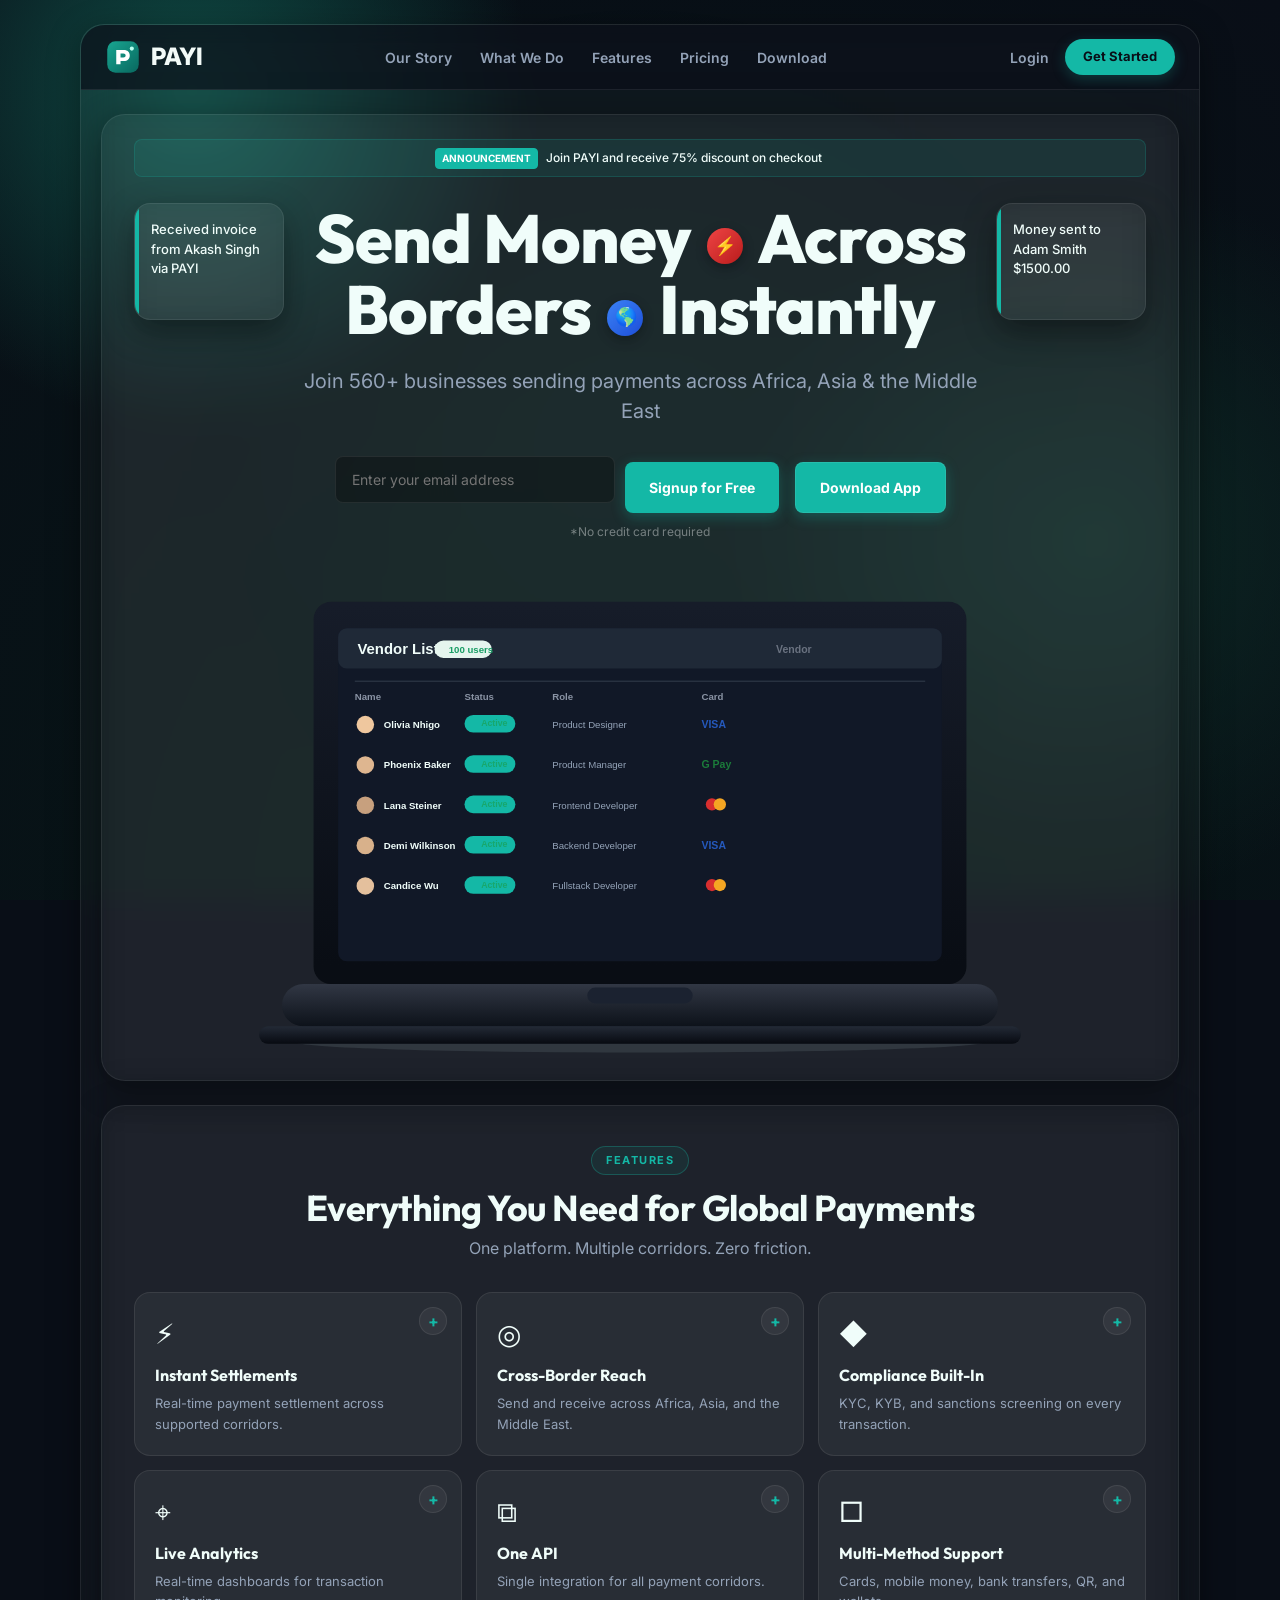
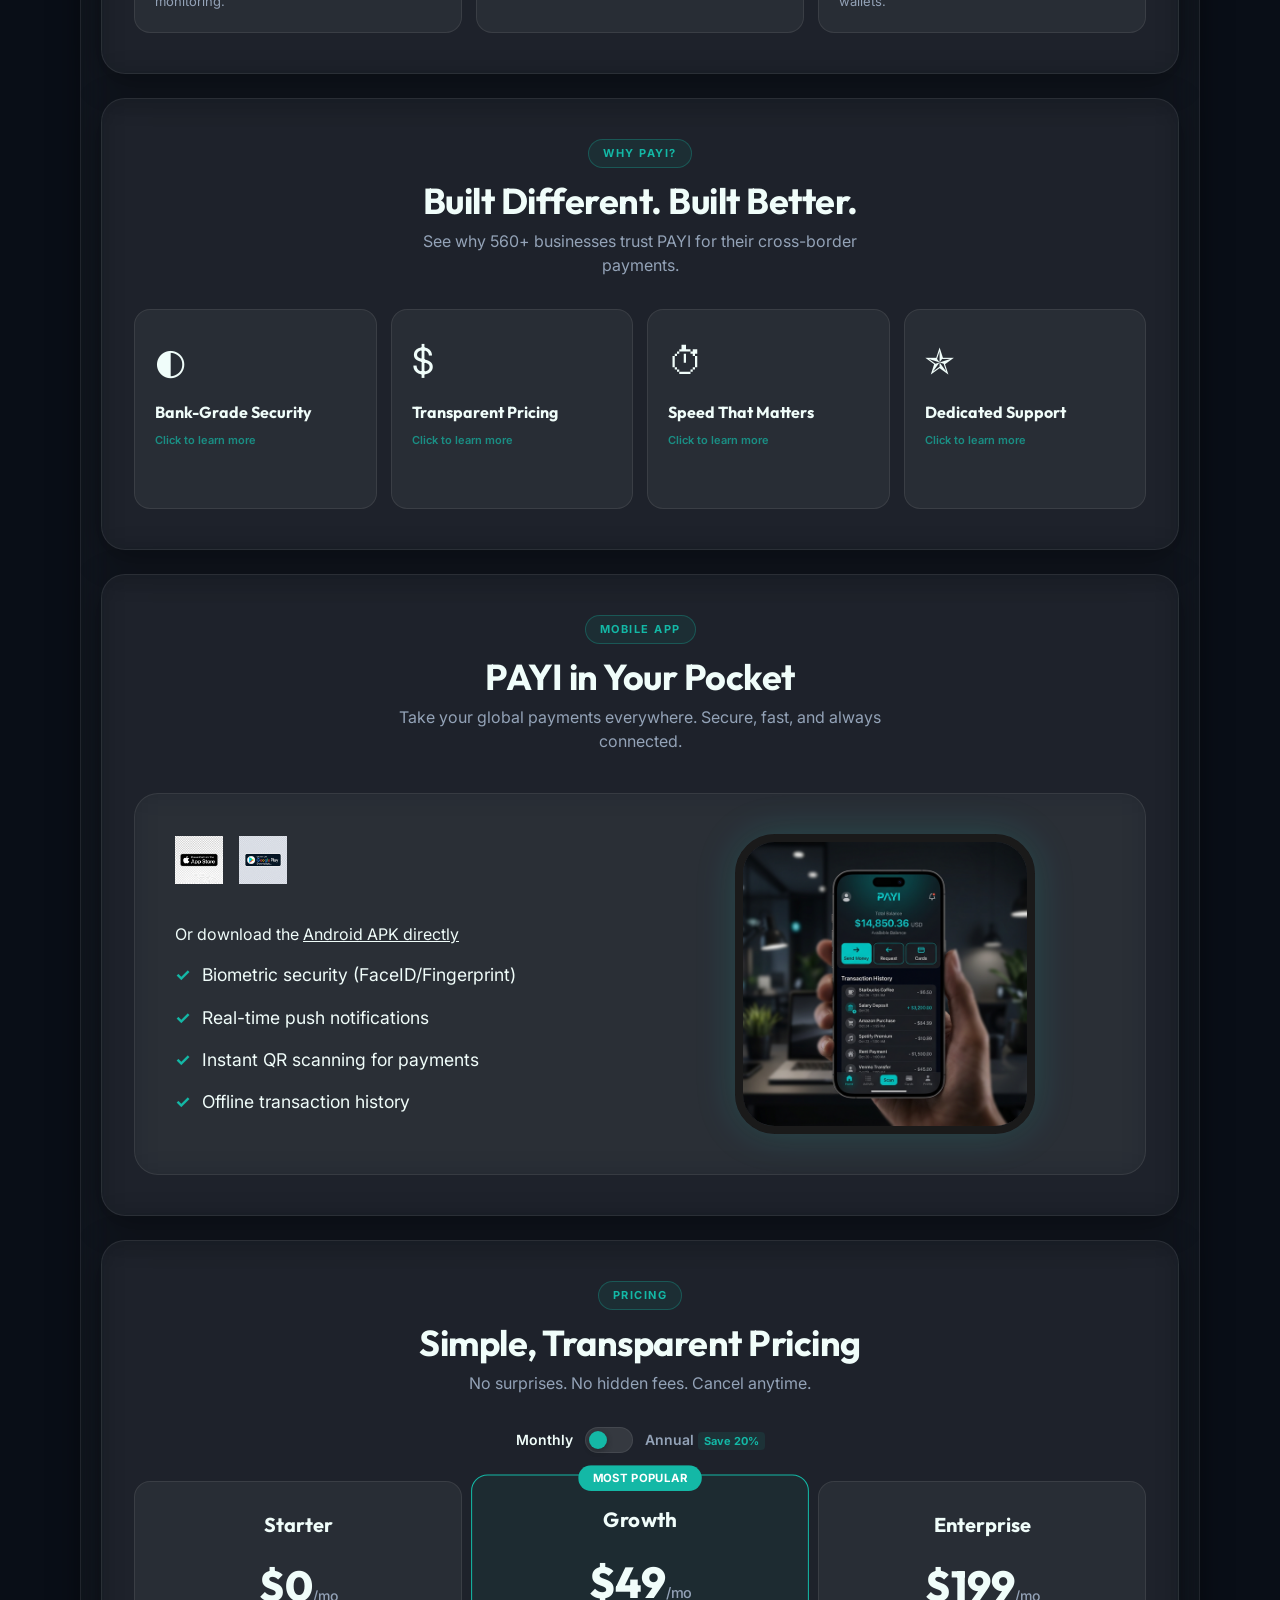
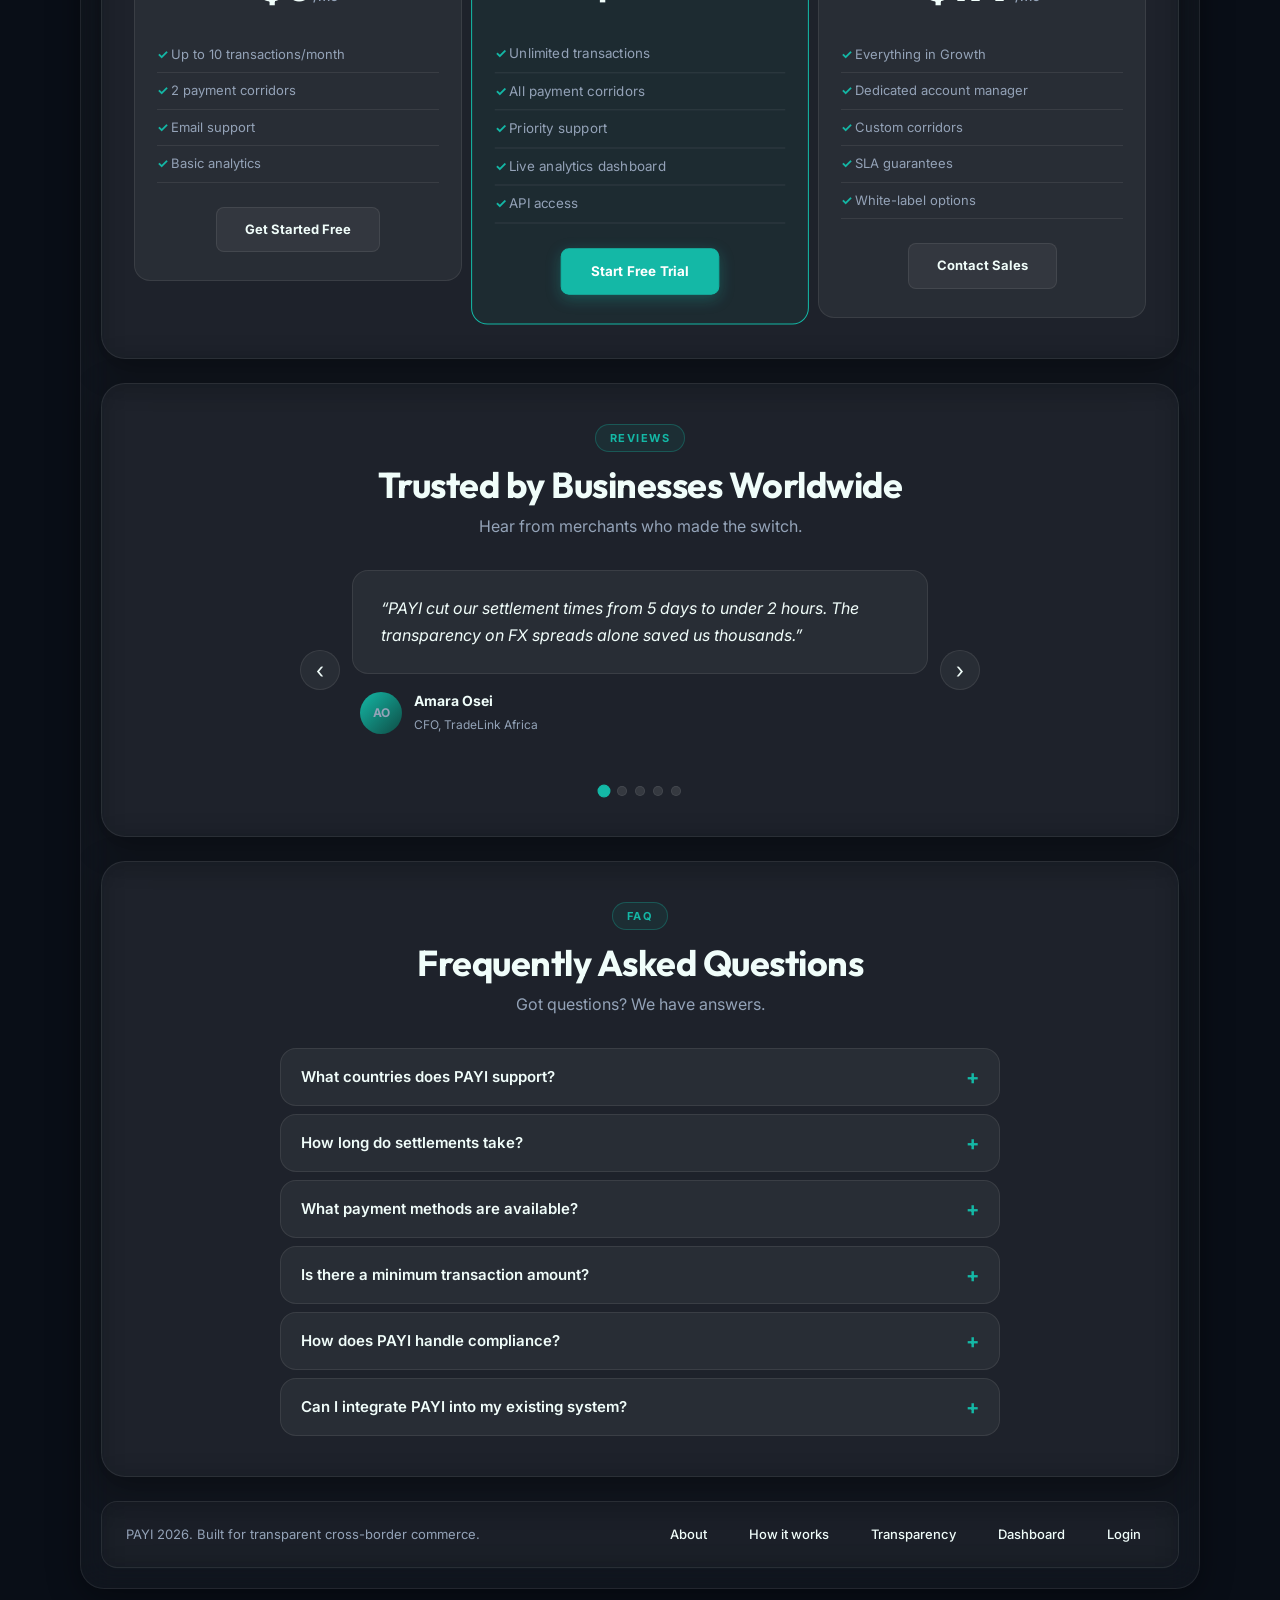
<file: index.html>
<!doctype html>
<html lang="en">

<head>
  <meta charset="UTF-8" />
  <meta name="viewport" content="width=device-width, initial-scale=1.0" />
  <title>PAYI | Home</title>
  <link rel="stylesheet" href="/src/app/styles/app.css?v=20260309e" />
  <link rel="stylesheet" href="/src/features/platform/styles/platform-page.css?v=20260309e" />
  <link rel="stylesheet" href="/src/features/auth/styles/auth-panel.css?v=20260309e" />
</head>

<body data-page="home">
  <div id="app"></div>
  <script>
    const publishableKey = "pk_test_cHJpbWUtcHVtYS0xOS5jbGVyay5hY2NvdW50cy5kZXYk";

    let _resolveClerk;
    window.__clerkReady = new Promise(resolve => { _resolveClerk = resolve; });

    const startClerk = async () => {
      const Clerk = window.Clerk;
      try {
        await Clerk.load();
        _resolveClerk(Clerk);
      } catch (err) {
        console.error("Error starting Clerk: ", err);
        _resolveClerk(null);
      }
    };

    const script = document.createElement("script");
    script.setAttribute("data-clerk-publishable-key", publishableKey);
    script.async = true;
    script.src = "https://prime-puma-19.clerk.accounts.dev/npm/@clerk/clerk-js@5/dist/clerk.browser.js";
    script.crossOrigin = "anonymous";
    script.addEventListener("load", startClerk);
    script.addEventListener("error", () => {
      _resolveClerk(null);
    });
    document.body.appendChild(script);
  </script>
  <script type="module" src="/src/app/main.js?v=20260309e"></script>
</body>

</html>
</file>
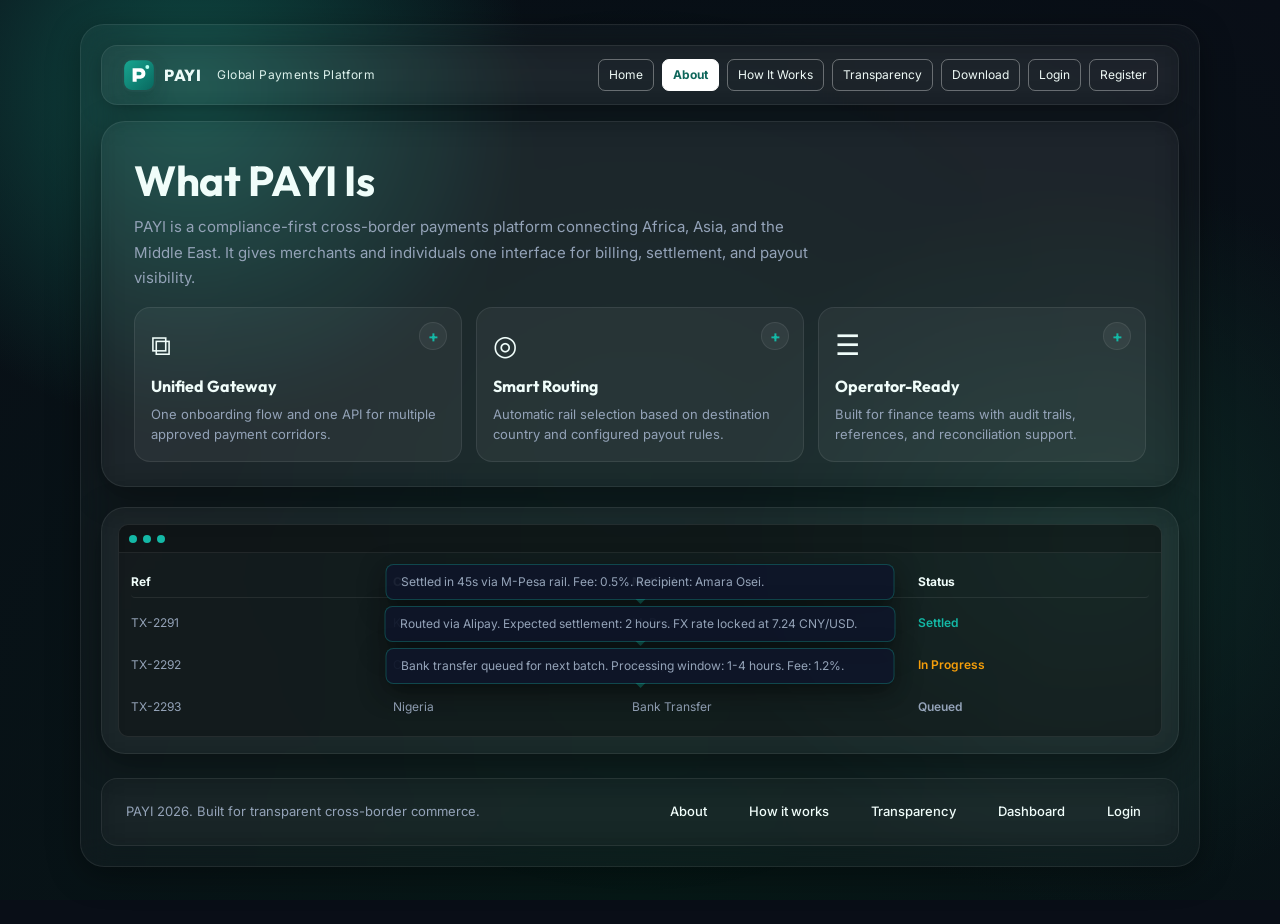
<file: about.html>
<!doctype html>
<html lang="en">
  <head>
    <meta charset="UTF-8" />
    <meta name="viewport" content="width=device-width, initial-scale=1.0" />
    <title>PAYI | About</title>
    <link rel="stylesheet" href="/src/app/styles/app.css?v=20260309e" />
    <link rel="stylesheet" href="/src/features/platform/styles/platform-page.css?v=20260309e" />
    <link rel="stylesheet" href="/src/features/auth/styles/auth-panel.css?v=20260309e" />
  </head>
  <body data-page="about">
    <div id="app"></div>
    <script type="module" src="/src/app/main.js?v=20260309e"></script>
  </body>
</html>
</file>
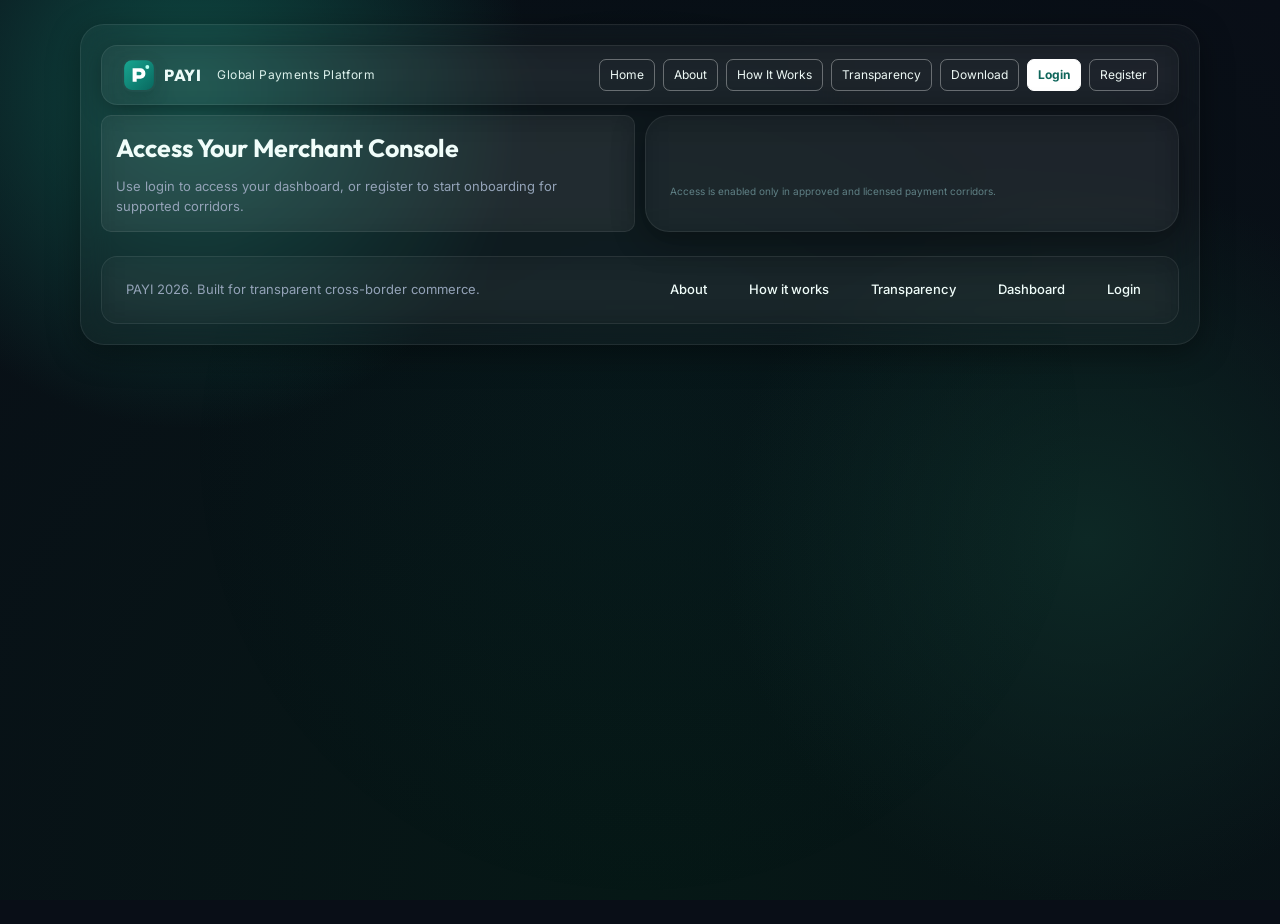
<file: auth.html>
<!doctype html>
<html lang="en">

<head>
  <meta charset="UTF-8" />
  <meta name="viewport" content="width=device-width, initial-scale=1.0" />
  <title>PAYI | Login and Register</title>
  <link rel="stylesheet" href="/src/app/styles/app.css?v=20260309e" />
  <link rel="stylesheet" href="/src/features/platform/styles/platform-page.css?v=20260309e" />
  <link rel="stylesheet" href="/src/features/auth/styles/auth-panel.css?v=20260309e" />
</head>

<body data-page="auth">
  <div id="app"></div>

  <!-- Render layout first via main.js -->
  <script type="module" src="/src/app/main.js?v=20260310a"></script>

  <!-- Then load and mount Clerk after the layout is in the DOM -->
  <script>
    const publishableKey = "pk_test_cHJpbWUtcHVtYS0xOS5jbGVyay5hY2NvdW50cy5kZXYk";

    let _resolveClerk;
    window.__clerkReady = new Promise(resolve => { _resolveClerk = resolve; });

    const startClerk = async () => {
      const clerkInstance = window.Clerk;
      try {
        await clerkInstance.load();
        console.log("[PAYI-INLINE] Clerk loaded, user:", clerkInstance.user);
        _resolveClerk(clerkInstance);

        // If already logged in, redirect to dashboard
        if (clerkInstance.user) {
          window.location.href = "/dashboard.html";
          return;
        }

        // Wait a tick for main.js to render the layout and create #sign-in
        const waitForElement = async (selector, maxWait = 5000) => {
          const start = Date.now();
          while (!document.querySelector(selector) && Date.now() - start < maxWait) {
            await new Promise(r => setTimeout(r, 50));
          }
          return document.querySelector(selector);
        };

        const mountTarget = await waitForElement("#sign-in");
        if (mountTarget) {
          console.log("[PAYI-INLINE] Mounting SignIn to:", mountTarget);
          clerkInstance.mountSignIn(mountTarget, {
            afterSignInUrl: "/dashboard.html",
            afterSignUpUrl: "/dashboard.html"
          });
        } else {
          console.error("[PAYI-INLINE] #sign-in element not found!");
        }
      } catch (err) {
        console.error("Error starting Clerk:", err);
        _resolveClerk(null);
      }
    };

    const clerkScript = document.createElement("script");
    clerkScript.setAttribute("data-clerk-publishable-key", publishableKey);
    clerkScript.async = true;
    clerkScript.src = "https://prime-puma-19.clerk.accounts.dev/npm/@clerk/clerk-js@5/dist/clerk.browser.js";
    clerkScript.crossOrigin = "anonymous";
    clerkScript.addEventListener("load", startClerk);
    clerkScript.addEventListener("error", () => { _resolveClerk(null); });
    document.body.appendChild(clerkScript);
  </script>
</body>

</html>
</file>
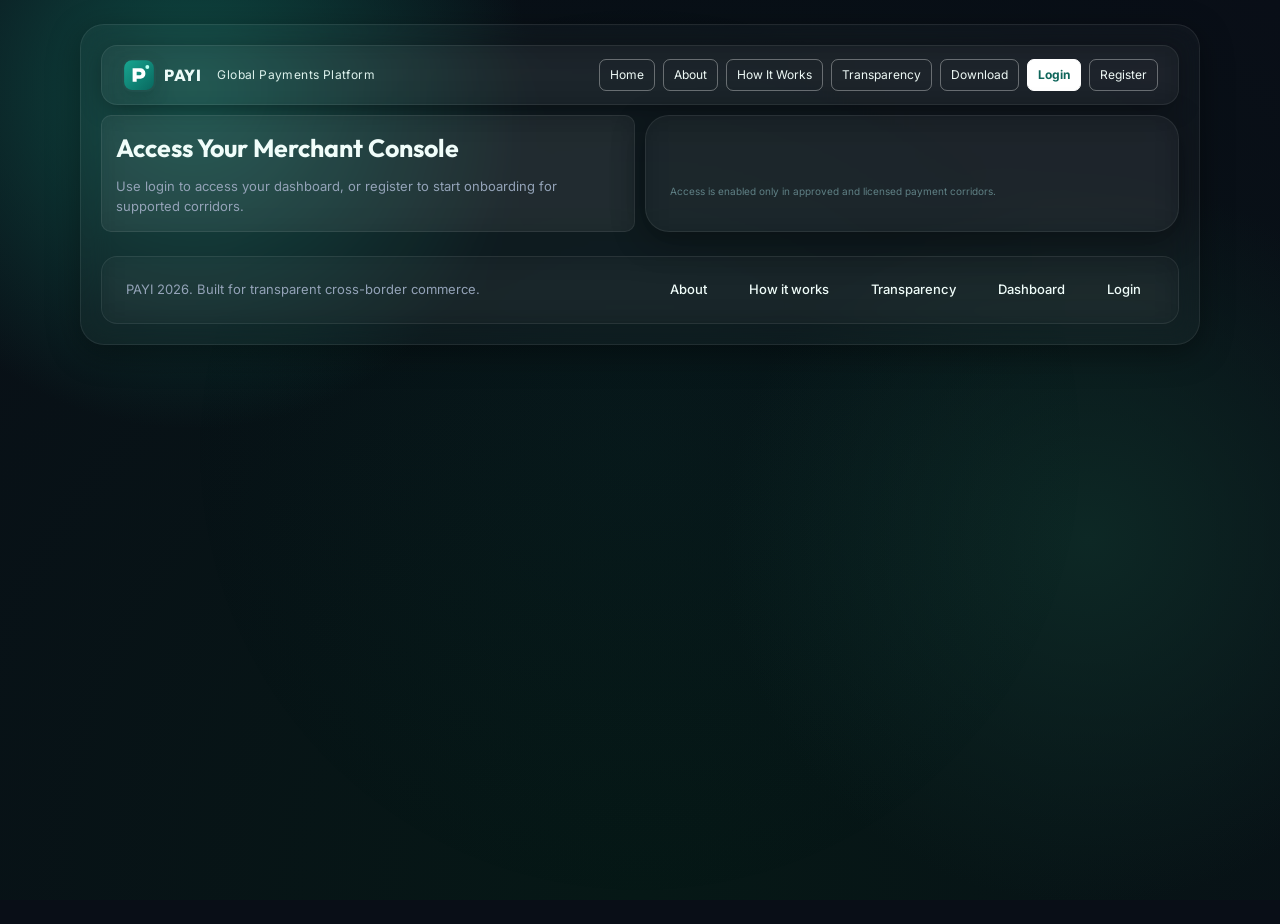
<file: dashboard.html>
<!doctype html>
<html lang="en">

<head>
  <meta charset="UTF-8" />
  <meta name="viewport" content="width=device-width, initial-scale=1.0" />
  <title>PAYI | Dashboard</title>
  <link rel="stylesheet" href="/src/app/styles/app.css?v=20260309e" />
  <link rel="stylesheet" href="/src/features/platform/styles/platform-page.css?v=20260309e" />
  <link rel="stylesheet" href="/src/features/auth/styles/auth-panel.css?v=20260309e" />
</head>

<body data-page="dashboard">
  <div id="app"></div>
  <script>
    const publishableKey = "pk_test_cHJpbWUtcHVtYS0xOS5jbGVyay5hY2NvdW50cy5kZXYk";

    let _resolveClerk;
    window.__clerkReady = new Promise(resolve => { _resolveClerk = resolve; });

    const startClerk = async () => {
      const Clerk = window.Clerk;
      try {
        await Clerk.load();
        _resolveClerk(Clerk);
      } catch (err) {
        console.error("Error starting Clerk: ", err);
        _resolveClerk(null);
      }
    };

    const script = document.createElement("script");
    script.setAttribute("data-clerk-publishable-key", publishableKey);
    script.async = true;
    script.src = "https://prime-puma-19.clerk.accounts.dev/npm/@clerk/clerk-js@5/dist/clerk.browser.js";
    script.crossOrigin = "anonymous";
    script.addEventListener("load", startClerk);
    script.addEventListener("error", () => {
      _resolveClerk(null);
    });
    document.body.appendChild(script);
  </script>
  <script type="module" src="/src/app/main.js?v=20260309e"></script>
</body>

</html>
</file>
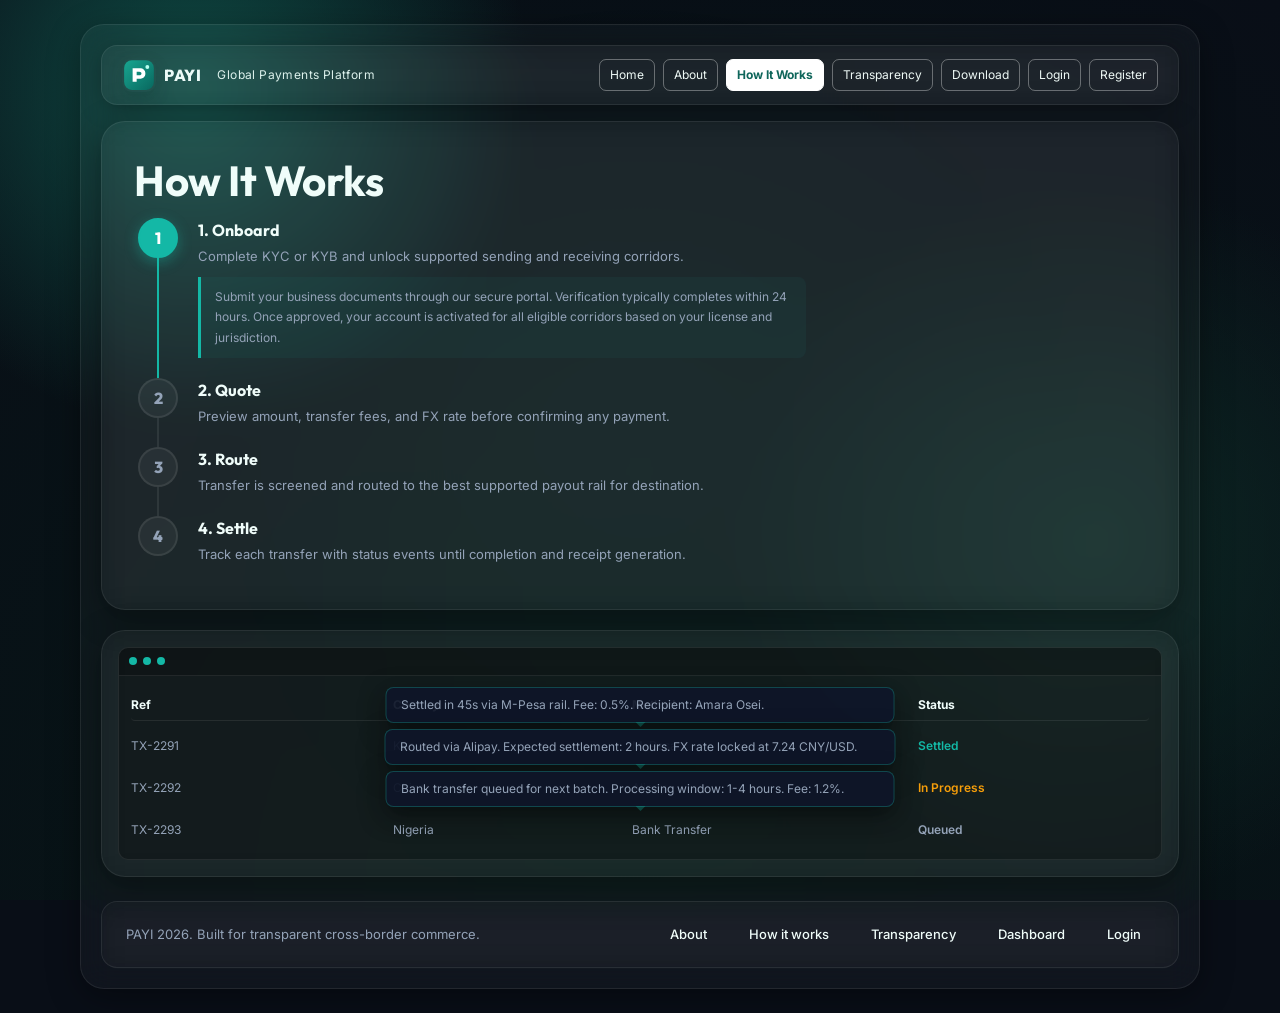
<file: how-it-works.html>
<!doctype html>
<html lang="en">
  <head>
    <meta charset="UTF-8" />
    <meta name="viewport" content="width=device-width, initial-scale=1.0" />
    <title>PAYI | How It Works</title>
    <link rel="stylesheet" href="/src/app/styles/app.css?v=20260309e" />
    <link rel="stylesheet" href="/src/features/platform/styles/platform-page.css?v=20260309e" />
    <link rel="stylesheet" href="/src/features/auth/styles/auth-panel.css?v=20260309e" />
  </head>
  <body data-page="how-it-works">
    <div id="app"></div>
    <script type="module" src="/src/app/main.js?v=20260309e"></script>
  </body>
</html>
</file>
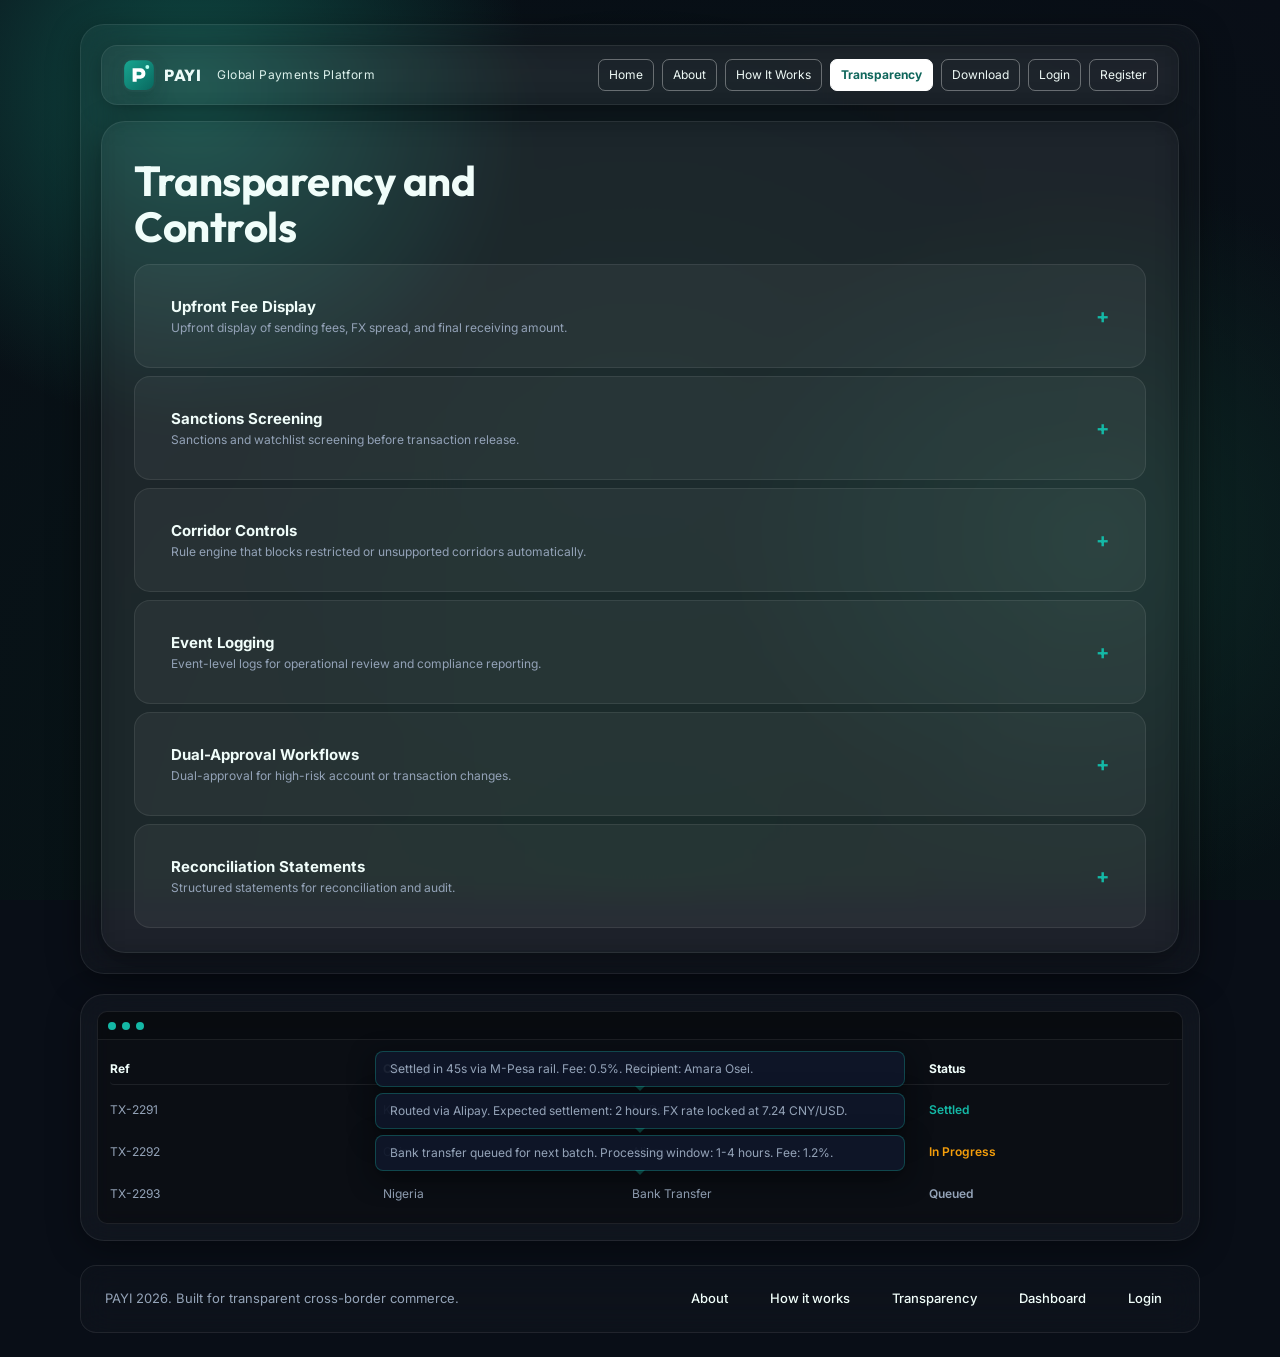
<file: transparency.html>
<!doctype html>
<html lang="en">
  <head>
    <meta charset="UTF-8" />
    <meta name="viewport" content="width=device-width, initial-scale=1.0" />
    <title>PAYI | Transparency</title>
    <link rel="stylesheet" href="/src/app/styles/app.css?v=20260309e" />
    <link rel="stylesheet" href="/src/features/platform/styles/platform-page.css?v=20260309e" />
    <link rel="stylesheet" href="/src/features/auth/styles/auth-panel.css?v=20260309e" />
  </head>
  <body data-page="transparency">
    <div id="app"></div>
    <script type="module" src="/src/app/main.js?v=20260309e"></script>
  </body>
</html>
</file>
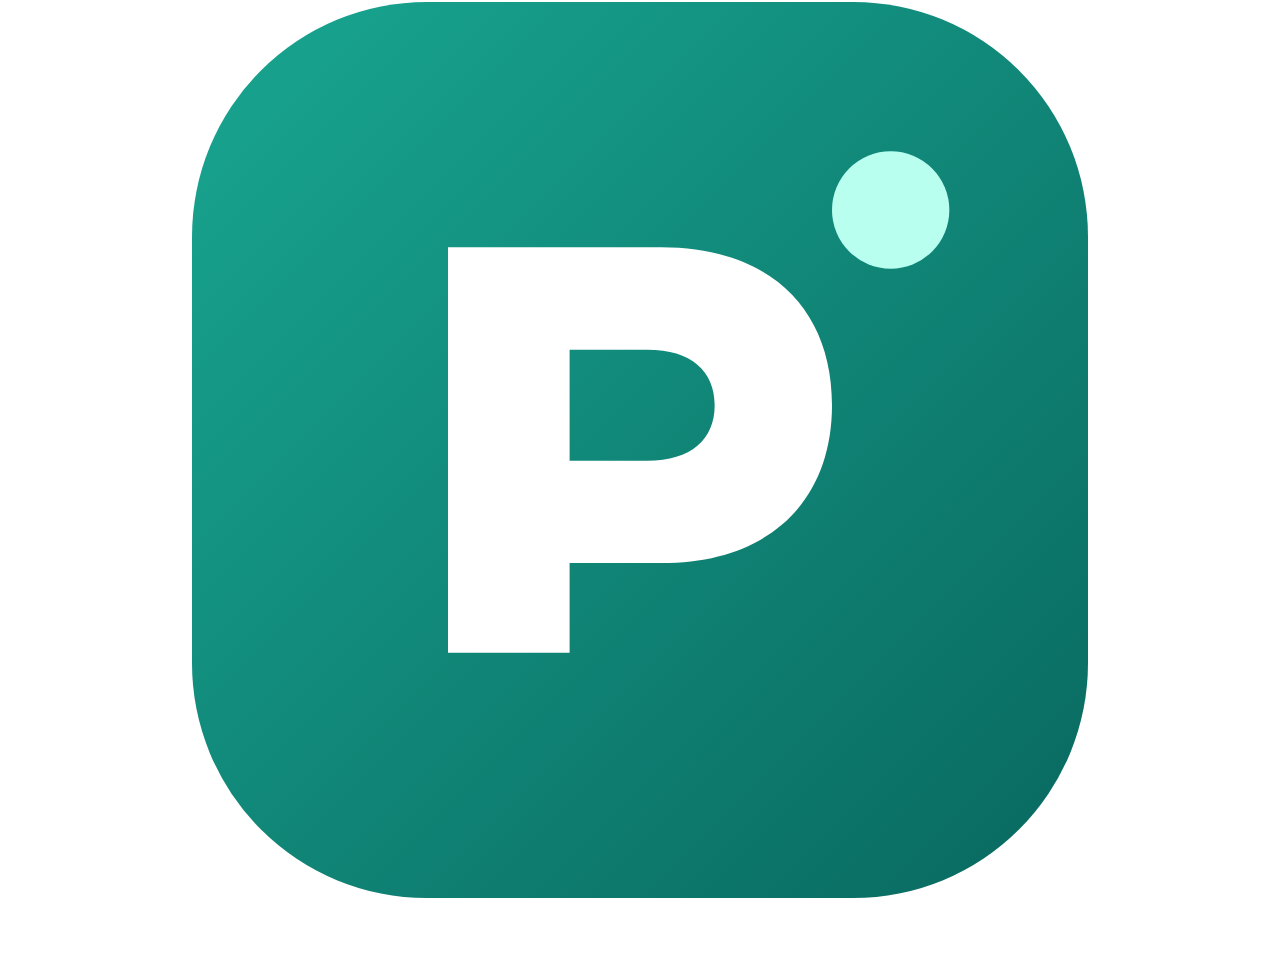
<file: payi_mobile/convert_logo.html>
<!DOCTYPE html>
<html>

<body
    style="background-color: transparent; margin: 0; display: flex; justify-content: center; align-items: center; height: 100vh;">
    <div style="width: 1024px; height: 1024px;">
        <svg width="1024" height="1024" viewBox="0 0 96 96" fill="none" xmlns="http://www.w3.org/2000/svg">
            <defs>
                <linearGradient id="payi-grad" x1="13" y1="13" x2="83" y2="83" gradientUnits="userSpaceOnUse">
                    <stop offset="0" stop-color="#17A18D" />
                    <stop offset="1" stop-color="#0A6D63" />
                </linearGradient>
            </defs>
            <rect x="6" y="6" width="84" height="84" rx="22" fill="url(#payi-grad)" />
            <path
                d="M30 67V29H50C60.2 29 66 34.8 66 43.8C66 52.7 60.2 58.6 50 58.6H41.4V67H30ZM41.4 49H48.7C52.8 49 55 47 55 43.8C55 40.6 52.8 38.6 48.7 38.6H41.4V49Z"
                fill="white" />
            <circle cx="71.5" cy="25.5" r="5.5" fill="#B8FFF0" />
        </svg>
    </div>
</body>

</html>
</file>
<file: src/app/styles/app.css>
@import url('https://fonts.googleapis.com/css2?family=Inter:wght@400;500;600;700&family=Outfit:wght@500;700;800&display=swap');

:root {
  /* Color Palette */
  --bg-deep: #090e17;
  --bg-glow: #0d2825;
  --bg-accent: #0f4c45;
  
  --text-main: #f0fdfa;
  --text-muted: #94a3b8;
  
  --brand-primary: #14b8a6;
  --brand-hover: #0d9488;
  --brand-destructive: #ef4444;

  /* Glassmorphism Variables */
  --glass-bg: rgba(255, 255, 255, 0.03);
  --glass-bg-hover: rgba(255, 255, 255, 0.05);
  --glass-border: rgba(255, 255, 255, 0.08);
  --glass-border-highlight: rgba(20, 184, 166, 0.3);
  --glass-blur: blur(16px);
  --glass-shadow: 0 8px 32px 0 rgba(0, 0, 0, 0.37);
  
  /* Layout & Animations */
  --radius-sm: 8px;
  --radius-md: 16px;
  --radius-lg: 24px;
  --transition-fast: 0.2s cubic-bezier(0.4, 0, 0.2, 1);
  --transition-smooth: 0.3s cubic-bezier(0.4, 0, 0.2, 1);
}

* {
  box-sizing: border-box;
}

html, body {
  margin: 0;
  min-height: 100vh;
}

body {
  font-family: 'Inter', system-ui, -apple-system, sans-serif;
  color: var(--text-main);
  background-color: var(--bg-deep);
  /* Energetic ambient dark gradient */
  background-image: 
    radial-gradient(circle at 15% 10%, var(--bg-accent) 0%, transparent 25%),
    radial-gradient(circle at 85% 60%, var(--bg-glow) 0%, transparent 30%),
    radial-gradient(circle at 50% 100%, #061816 0%, var(--bg-deep) 100%);
  background-attachment: fixed;
  overflow-x: hidden;
  position: relative;
  line-height: 1.5;
}

/* Subtle animated background breathing effect */
body::before {
  content: '';
  position: fixed;
  top: 0;
  left: 0;
  width: 100vw;
  height: 100vh;
  background: radial-gradient(circle at 50% 50%, rgba(20, 184, 166, 0.03) 0%, transparent 60%);
  z-index: 0;
  animation: pulse-ambient 8s infinite alternate ease-in-out;
  pointer-events: none;
}

@keyframes pulse-ambient {
  0% { transform: scale(1); opacity: 0.5; }
  100% { transform: scale(1.1); opacity: 1; }
}

#app {
  position: relative;
  z-index: 1;
}

h1, h2, h3, h4, h5, h6, .logo-text, .showcase-logo span {
  font-family: 'Outfit', sans-serif;
}

a {
  color: inherit;
  transition: all var(--transition-fast);
}

/* Base button reset for custom styling */
button {
  font-family: 'Inter', sans-serif;
  border: none;
  background: none;
  cursor: pointer;
  transition: all var(--transition-fast);
}

/* ──── Button Variants ──── */
.btn-primary, .btn-secondary {
  display: inline-flex;
  align-items: center;
  justify-content: center;
  padding: 12px 24px;
  border-radius: var(--radius-sm);
  font-weight: 600;
  text-decoration: none;
  gap: 8px;
}

.btn-primary {
  background-color: var(--brand-primary);
  color: #000;
}

.btn-primary:hover {
  background-color: var(--brand-hover);
  transform: translateY(-2px);
}

.btn-secondary {
  background: var(--glass-bg);
  border: 1px solid var(--glass-border);
  color: var(--text-main);
  backdrop-filter: var(--glass-blur);
}

.btn-secondary:hover {
  background: var(--glass-bg-hover);
  border-color: var(--brand-primary);
  transform: translateY(-2px);
}

.hero-cta-group {
  display: flex;
  gap: 16px;
  margin-top: 16px;
}

/* ──── Download Section ──── */
.download-container {
  display: grid;
  grid-template-columns: 1fr 1fr;
  gap: 48px;
  align-items: center;
  padding: 40px;
  background: var(--glass-bg);
  border: 1px solid var(--glass-border);
  border-radius: var(--radius-lg);
  backdrop-filter: var(--glass-blur);
  margin-top: 40px;
}

.download-badges {
  display: flex;
  gap: 16px;
  margin-bottom: 32px;
}

.download-badge img {
  height: 48px;
  width: auto;
  transition: transform var(--transition-fast);
}

.download-badge:hover img {
  transform: scale(1.05);
}

.download-features {
  list-style: none;
  padding: 0;
  margin: 0;
}

.download-features li {
  display: flex;
  align-items: center;
  gap: 12px;
  margin-bottom: 16px;
  font-size: 1.1rem;
}

.download-features li span {
  color: var(--brand-primary);
  font-weight: bold;
}

.download-preview {
  display: flex;
  justify-content: center;
}

.phone-mockup {
  position: relative;
  width: 100%;
  max-width: 300px;
  border: 8px solid #1a1a1a;
  border-radius: 40px;
  overflow: hidden;
  box-shadow: 0 0 40px rgba(20, 184, 166, 0.2);
}

.phone-mockup img {
  width: 100%;
  display: block;
}

@media (max-width: 768px) {
  .download-container {
    grid-template-columns: 1fr;
    text-align: center;
  }
  
  .download-badges {
    justify-content: center;
  }
  
  .download-features li {
    justify-content: center;
  }
}
</file>
<file: src/features/platform/styles/platform-page.css>
.landing-shell {
  width: min(1120px, 95vw);
  margin: 24px auto;
}

.site-frame {
  margin: 0;
  border: 1px solid var(--glass-border);
  border-radius: var(--radius-lg);
  padding: 20px;
  background: var(--glass-bg);
  backdrop-filter: var(--glass-blur);
  -webkit-backdrop-filter: var(--glass-blur);
  box-shadow: var(--glass-shadow);
  transition: all var(--transition-smooth);
}

.showcase-header {
  background: var(--glass-bg);
  border: 1px solid var(--glass-border);
  backdrop-filter: var(--glass-blur);
  -webkit-backdrop-filter: var(--glass-blur);
  border-radius: var(--radius-md);
  padding: 16px 24px;
  display: flex;
  justify-content: space-between;
  align-items: center;
  gap: 12px;
  box-shadow: 0 4px 24px -6px rgba(0, 0, 0, 0.4);
}

.showcase-logo {
  display: inline-flex;
  align-items: center;
  gap: 10px;
  text-decoration: none;
}

.showcase-logo img {
  width: 44px;
  height: 44px;
}

.showcase-logo span {
  color: #f2fbf8;
  font-size: 42px;
  font-weight: 800;
  line-height: 1;
}

.showcase-title {
  margin: 0;
  color: #f2fbf8;
  font-size: 58px;
  font-weight: 700;
  line-height: 1;
}

.site-header {
  background: var(--glass-bg);
  border: 1px solid var(--glass-border);
  backdrop-filter: var(--glass-blur);
  -webkit-backdrop-filter: var(--glass-blur);
  border-radius: var(--radius-md);
  padding: 12px 20px;
  display: grid;
  grid-template-columns: auto auto 1fr;
  gap: 16px;
  align-items: center;
  box-shadow: 0 4px 24px -6px rgba(0, 0, 0, 0.5);
}

.logo-wrap {
  display: inline-flex;
  align-items: center;
  gap: 8px;
  text-decoration: none;
}

.logo-wrap img {
  width: 34px;
  height: 34px;
  border-radius: 10px;
  box-shadow: 0 6px 14px rgba(7, 57, 51, 0.26);
}

.logo-text {
  color: #ecfbf8;
  font-size: 16px;
  font-weight: 800;
  letter-spacing: 0.6px;
}

.layout-label {
  margin: 0;
  font-size: 12px;
  letter-spacing: 0.4px;
  color: #ddf2ed;
}

.user-chip {
  margin: 0;
  font-size: 11px;
  color: #ddf6ef;
  border: 1px solid rgba(255, 255, 255, 0.32);
  border-radius: 999px;
  padding: 5px 10px;
  justify-self: start;
}

.header-nav {
  margin-left: auto;
  display: inline-flex;
  gap: 8px;
  flex-wrap: wrap;
  justify-content: flex-end;
}

.header-nav a,
.header-nav button {
  text-decoration: none;
  font-size: 12px;
  color: #effaf7;
  padding: 6px 10px;
  border: 1px solid rgba(255, 255, 255, 0.34);
  border-radius: 7px;
  transition: all 0.18s ease;
  background: transparent;
  font-family: inherit;
  cursor: pointer;
}

.header-nav a:hover,
.header-nav button:hover {
  background: rgba(255, 255, 255, 0.13);
}

.header-nav a.is-active,
.header-nav button.is-active {
  background: #ffffff;
  color: #0f665b;
  border-color: #ffffff;
  font-weight: 700;
}

.hero-board,
.page-card {
  margin-top: 16px;
  border-radius: var(--radius-lg);
  border: 1px solid var(--glass-border);
  background: var(--glass-bg);
  backdrop-filter: var(--glass-blur);
  -webkit-backdrop-filter: var(--glass-blur);
  padding: 24px 32px;
  box-shadow: var(--glass-shadow);
}

.hero-stage {
  margin-top: 10px;
}

.hero-canvas {
  border-radius: var(--radius-lg);
  border: 1px solid var(--glass-border);
  background: var(--glass-bg);
  backdrop-filter: var(--glass-blur);
  -webkit-backdrop-filter: var(--glass-blur);
  padding: 24px 32px;
  box-shadow: var(--glass-shadow);
  position: relative;
  overflow: hidden;
}

.announce-strip {
  background: rgba(20, 184, 166, 0.1);
  border: 1px solid rgba(20, 184, 166, 0.2);
  border-radius: var(--radius-sm);
  display: flex;
  justify-content: center;
  align-items: center;
  gap: 8px;
  padding: 6px 12px;
}

.announce-tag {
  font-size: 10px;
  font-weight: 700;
  color: #ffffff;
  border: 1px solid var(--brand-primary);
  border-radius: 4px;
  padding: 2px 6px;
  background: var(--brand-primary);
  text-transform: uppercase;
}

.announce-strip p {
  margin: 0;
  font-size: 12px;
  color: var(--text-main);
  font-weight: 500;
}

.hero-nav-row {
  margin-top: 12px;
  display: flex;
  justify-content: space-between;
  align-items: center;
  gap: 10px;
}

.hero-mini-brand {
  display: inline-flex;
  align-items: center;
  gap: 7px;
}

.hero-mini-brand img {
  width: 22px;
  height: 22px;
}

.hero-mini-brand span {
  font-size: 20px;
  font-weight: 800;
  color: var(--text-main);
  letter-spacing: 0.5px;
}

.hero-mini-nav {
  display: inline-flex;
  align-items: center;
  gap: 24px;
}

.hero-mini-nav a {
  text-decoration: none;
  color: var(--text-muted);
  font-size: 13px;
  font-weight: 600;
  transition: color var(--transition-fast);
}

.hero-mini-nav a:hover {
  color: var(--text-main);
}

.hero-mini-auth {
  display: inline-flex;
  align-items: center;
  gap: 16px;
}

.hero-mini-auth a {
  text-decoration: none;
  color: var(--text-main);
  font-size: 13px;
  font-weight: 700;
  transition: all var(--transition-fast);
}

.hero-mini-auth a:hover {
  color: var(--brand-primary);
}

.hero-mini-auth .hero-signup {
  border: 1px solid var(--glass-border);
  border-radius: var(--radius-sm);
  padding: 8px 16px;
  background: rgba(255, 255, 255, 0.05);
}

.hero-mini-auth .hero-signup:hover {
  background: rgba(20, 184, 166, 0.15);
  border-color: var(--brand-primary);
  color: var(--brand-primary);
}

.hero-copy-grid {
  margin-top: 26px;
  display: grid;
  grid-template-columns: 150px 1fr 150px;
  gap: 10px;
  align-items: start;
}

.floating-note {
  border: 1px solid var(--glass-border);
  border-radius: var(--radius-md);
  background: var(--glass-bg-hover);
  backdrop-filter: var(--glass-blur);
  min-height: 90px;
  padding: 16px;
  box-shadow: 0 12px 32px rgba(0, 0, 0, 0.4);
  position: relative;
  overflow: hidden;
}

.floating-note::before {
  content: '';
  position: absolute;
  top: 0;
  left: 0;
  width: 4px;
  height: 100%;
  background: var(--brand-primary);
}

.floating-note p {
  margin: 0;
  font-size: 13px;
  line-height: 1.5;
  color: var(--text-main);
  font-weight: 500;
}

.hero-main-copy {
  text-align: center;
}

.hero-main-copy h1 {
  margin: 0;
  color: var(--text-main);
  font-size: 68px;
  line-height: 1.05;
  letter-spacing: -1px;
  font-weight: 800;
}

.inline-badge {
  display: inline-flex;
  width: 36px;
  height: 36px;
  border-radius: 50%;
  align-items: center;
  justify-content: center;
  font-size: 18px;
  font-weight: 900;
  color: #ffffff;
  vertical-align: middle;
  margin: 0 4px;
  box-shadow: 0 4px 12px rgba(0, 0, 0, 0.3);
}

.inline-badge-red {
  background: linear-gradient(135deg, #ef4444, #b91c1c);
}

.inline-badge-blue {
  background: linear-gradient(135deg, #3b82f6, #1d4ed8);
}

.hero-main-copy p {
  margin: 20px 0 0;
  font-size: 20px;
  color: var(--text-muted);
}

.hero-email-cta {
  margin-top: 20px;
  display: inline-flex;
  align-items: center;
  gap: 10px;
}

.hero-email-cta input {
  width: 280px;
  max-width: 46vw;
  border: 1px solid var(--glass-border);
  border-radius: var(--radius-sm);
  padding: 14px 16px;
  background: rgba(0, 0, 0, 0.3);
  color: var(--text-main);
  font-size: 14px;
  font-family: inherit;
  transition: all var(--transition-fast);
}

.hero-email-cta input:focus {
  outline: none;
  border-color: var(--brand-primary);
  background: rgba(0, 0, 0, 0.5);
  box-shadow: 0 0 0 2px rgba(20, 184, 166, 0.25);
}

.hero-email-cta a {
  text-decoration: none;
  background: var(--brand-primary);
  color: #ffffff;
  border-radius: var(--radius-sm);
  padding: 14px 24px;
  font-size: 14px;
  font-weight: 700;
  transition: all var(--transition-fast);
  box-shadow: 0 4px 14px rgba(20, 184, 166, 0.3);
}

.hero-email-cta a:hover {
  background: var(--brand-hover);
  transform: translateY(-2px);
  box-shadow: 0 6px 20px rgba(20, 184, 166, 0.4);
}

.hero-main-copy small {
  display: block;
  margin-top: 10px;
  color: rgba(255, 255, 255, 0.4);
  font-size: 12px;
}

.hero-laptop-wrap {
  margin-top: 24px;
  display: flex;
  justify-content: center;
}

.hero-laptop-wrap img {
  width: min(860px, 95%);
  height: auto;
  display: block;
}

.ticker-bar {
  border: 1px solid var(--glass-border);
  border-radius: 999px;
  background: var(--glass-bg);
  padding: 6px 14px;
  display: inline-flex;
  gap: 12px;
  flex-wrap: wrap;
  font-size: 11px;
  color: var(--text-muted);
}

.hero-copy {
  margin-top: 12px;
}

.status-pill {
  margin: 0;
  display: inline-block;
  padding: 6px 12px;
  border-radius: 999px;
  background: rgba(20, 184, 166, 0.15);
  color: var(--brand-primary);
  border: 1px solid rgba(20, 184, 166, 0.3);
  font-size: 12px;
  font-weight: 700;
  text-transform: uppercase;
  letter-spacing: 0.5px;
}

.hero-copy h1,
.page-card h1 {
  margin: 12px 0 10px;
  font-size: 42px;
  line-height: 1.1;
  letter-spacing: -0.5px;
  max-width: 18ch;
  color: var(--text-main);
}

.hero-copy p,
.page-card p {
  margin: 0;
  font-size: 15px;
  line-height: 1.7;
  color: var(--text-muted);
  max-width: 76ch;
}

.hero-cta {
  margin-top: 16px;
  display: flex;
  gap: 12px;
  flex-wrap: wrap;
}

.hero-cta a {
  text-decoration: none;
  font-size: 13px;
  font-weight: 700;
  border-radius: var(--radius-sm);
  padding: 12px 20px;
  color: #ffffff;
  background: var(--brand-primary);
  transition: all var(--transition-fast);
  box-shadow: 0 4px 14px rgba(20, 184, 166, 0.3);
}

.hero-cta a:hover {
  background: var(--brand-hover);
  transform: translateY(-2px);
  box-shadow: 0 6px 20px rgba(20, 184, 166, 0.4);
}

.hero-cta a.ghost {
  background: rgba(255, 255, 255, 0.05);
  color: var(--brand-primary);
  border: 1px solid var(--glass-border);
  box-shadow: none;
}

.hero-cta a.ghost:hover {
  background: rgba(20, 184, 166, 0.15);
  border-color: var(--brand-primary);
  transform: translateY(-2px);
}

.rail-checker {
  margin-top: 20px;
  border-radius: var(--radius-md);
  border: 1px solid var(--glass-border);
  background: var(--glass-bg-hover);
  backdrop-filter: var(--glass-blur);
  padding: 16px;
  box-shadow: var(--glass-shadow);
}

.rail-checker h2 {
  margin: 0;
  font-size: 18px;
  color: var(--text-main);
}

.rail-checker p {
  margin: 8px 0 0;
  font-size: 13px;
  color: var(--text-muted);
}

.rail-controls {
  margin-top: 14px;
  display: flex;
  gap: 12px;
  flex-wrap: wrap;
}

.rail-controls select,
.rail-controls button {
  border-radius: var(--radius-sm);
  border: 1px solid var(--glass-border);
  font-size: 13px;
  padding: 10px 14px;
  transition: all var(--transition-fast);
}

.rail-controls select {
  min-width: 220px;
  background: rgba(0, 0, 0, 0.3);
  color: var(--text-main);
}

.rail-controls select option {
  background: var(--bg-deep);
  color: var(--text-main);
}

.rail-controls button {
  background: var(--brand-primary);
  color: #ffffff;
  border-color: var(--brand-primary);
  font-weight: 700;
  cursor: pointer;
  box-shadow: 0 4px 14px rgba(20, 184, 166, 0.3);
}

.rail-controls button:hover {
  background: var(--brand-hover);
  transform: translateY(-2px);
  box-shadow: 0 6px 20px rgba(20, 184, 166, 0.4);
}

.rail-result {
  margin-top: 10px;
  font-size: 12px;
  color: var(--brand-primary);
}

.rail-result.is-error {
  color: var(--brand-destructive);
}

.mockup-panel {
  margin-top: 20px;
  border: 1px solid var(--glass-border);
  border-radius: var(--radius-lg);
  background: var(--glass-bg);
  backdrop-filter: var(--glass-blur);
  -webkit-backdrop-filter: var(--glass-blur);
  padding: 16px;
  box-shadow: var(--glass-shadow);
}

.mockup-screen {
  background: rgba(0, 0, 0, 0.3);
  border: 1px solid var(--glass-border);
  border-radius: 10px;
  overflow: hidden;
}

.mockup-toolbar {
  height: 28px;
  border-bottom: 1px solid var(--glass-border);
  display: flex;
  align-items: center;
  padding: 0 10px;
  gap: 6px;
  background: rgba(0, 0, 0, 0.2);
}

.mockup-toolbar span {
  width: 8px;
  height: 8px;
  border-radius: 50%;
  background: var(--brand-primary);
}

.mockup-table {
  padding: 12px;
  display: grid;
  gap: 8px;
}

.mockup-table div {
  display: grid;
  grid-template-columns: 1.1fr 1fr 1.2fr 1fr;
  gap: 8px;
  font-size: 12px;
  color: var(--text-muted);
}

.mockup-table div:first-child {
  color: var(--text-main);
  border-bottom: 1px solid var(--glass-border);
  padding-bottom: 6px;
}

.content-grid {
  margin-top: 16px;
  display: grid;
  grid-template-columns: repeat(3, minmax(0, 1fr));
  gap: 10px;
}

.content-grid article,
.steps-list li,
.measures-list li {
  border: 1px solid var(--glass-border);
  border-radius: var(--radius-md);
  background: var(--glass-bg-hover);
  padding: 16px;
  transition: transform var(--transition-smooth), border-color var(--transition-fast), box-shadow var(--transition-smooth);
}

.content-grid article:hover,
.steps-list li:hover,
.measures-list li:hover {
  transform: translateY(-4px);
  border-color: var(--glass-border-highlight);
  box-shadow: 0 8px 30px rgba(0, 0, 0, 0.5);
  background: rgba(255, 255, 255, 0.08);
}

.content-grid h3,
.steps-list h3 {
  margin: 0 0 7px;
  font-size: 15px;
  color: var(--text-main);
}

.content-grid p,
.steps-list p,
.measures-list li {
  margin: 0;
  font-size: 12px;
  line-height: 1.6;
  color: var(--text-muted);
}

.steps-list {
  margin: 14px 0 0;
  padding: 0;
  list-style: none;
  display: grid;
  grid-template-columns: 1fr 1fr;
  gap: 10px;
}

.measures-list {
  margin: 14px 0 0;
  padding: 0;
  list-style: none;
  display: grid;
  gap: 10px;
}

.dashboard-card h1 {
  max-width: 100%;
}

.dashboard-grid {
  margin-top: 14px;
  display: grid;
  grid-template-columns: repeat(3, minmax(0, 1fr));
  gap: 10px;
}

.dashboard-top-actions {
  margin-top: 10px;
}

.dashboard-top-actions button {
  border: 1px solid var(--brand-primary);
  border-radius: var(--radius-sm);
  background: transparent;
  color: var(--brand-primary);
  padding: 8px 12px;
  font-size: 13px;
  font-weight: 700;
  cursor: pointer;
  transition: all var(--transition-fast);
}

.dashboard-top-actions button:hover {
  background: rgba(20, 184, 166, 0.1);
  box-shadow: 0 0 12px rgba(20, 184, 166, 0.2);
}

.quick-actions-bar {
  margin-top: 20px;
  display: flex;
  gap: 16px;
  justify-content: center;
}

.quick-btn {
  display: flex;
  flex-direction: column;
  align-items: center;
  gap: 8px;
  background: var(--glass-bg);
  border: 1px solid var(--glass-border);
  border-radius: var(--radius-md);
  padding: 16px 24px;
  min-width: 120px;
  cursor: pointer;
  transition: all var(--transition-smooth);
}

.quick-btn:hover {
  background: var(--glass-bg-hover);
  border-color: var(--brand-primary);
  transform: translateY(-4px);
  box-shadow: 0 10px 25px rgba(20, 184, 166, 0.2);
}

.quick-btn__icon {
  font-size: 28px;
}

.quick-btn__label {
  font-size: 14px;
  font-weight: 700;
  color: var(--text-main);
}

.personal-qr-widget {
  margin-top: 24px;
  display: flex;
  justify-content: center;
}

.qr-card {
  background: #ffffff;
  border-radius: var(--radius-lg);
  padding: 32px;
  text-align: center;
  max-width: 400px;
  box-shadow: 0 20px 50px rgba(0, 0, 0, 0.3);
  animation: slideDown 0.4s cubic-bezier(0.18, 0.89, 0.32, 1.28);
}

@keyframes slideDown {
  from { transform: translateY(-20px); opacity: 0; }
  to { transform: translateY(0); opacity: 1; }
}

.qr-card h4 {
  margin: 0 0 8px;
  color: #111827;
  font-size: 20px;
}

.qr-card p {
  margin: 0 0 24px;
  color: #6b7280;
  font-size: 14px;
}

.qr-frame {
  background: #f3f4f6;
  padding: 24px;
  border-radius: var(--radius-md);
  margin-bottom: 24px;
}

.qr-frame img {
  width: 180px;
  height: 180px;
  display: block;
  margin: 0 auto;
}

.qr-payload {
  display: block;
  font-family: monospace;
  font-size: 11px;
  background: #f9fafb;
  padding: 12px;
  border-radius: 8px;
  margin-bottom: 24px;
  word-break: break-all;
  color: #374151;
}

.qr-card button {
  background: var(--brand-primary);
  color: #ffffff;
  border: none;
  padding: 12px 24px;
  border-radius: var(--radius-sm);
  font-weight: 700;
  cursor: pointer;
}

.amount-presets--simple {
  justify-content: center;
  gap: 8px;
}

.amount-presets--simple button {
  background: rgba(255, 255, 255, 0.05);
  border-color: rgba(255, 255, 255, 0.1);
  font-weight: 600;
}

.amount-presets--simple button:hover {
  background: var(--brand-primary);
  color: #ffffff;
  border-color: var(--brand-primary);
}

.dashboard-grid article {
  border: 1px solid var(--glass-border);
  border-radius: var(--radius-md);
  background: var(--glass-bg-hover);
  padding: 16px;
  overflow: hidden;
  min-width: 0;
  transition: transform var(--transition-smooth), border-color var(--transition-smooth), box-shadow var(--transition-smooth);
}

.dashboard-grid article:hover {
  transform: translateY(-2px);
  border-color: var(--glass-border-highlight);
  box-shadow: 0 8px 30px rgba(0, 0, 0, 0.4);
}

.dashboard-grid h3 {
  margin: 0 0 6px;
  font-size: 15px;
  color: var(--text-main);
}

.dashboard-grid p {
  margin: 0;
  font-size: 12px;
  line-height: 1.6;
  color: var(--text-muted);
}

.dashboard-form {
  margin-top: 4px;
  display: grid;
  gap: 8px;
}

.dashboard-form label {
  display: grid;
  gap: 6px;
  font-size: 12px;
  color: var(--text-muted);
  font-weight: 500;
}

.dashboard-form input,
.dashboard-form select,
.dashboard-form textarea,
.dashboard-form button {
  border: 1px solid var(--glass-border);
  border-radius: var(--radius-sm);
  padding: 10px 12px;
  font-size: 13px;
  background: rgba(0, 0, 0, 0.2);
  color: var(--text-main);
  font-family: inherit;
  transition: all var(--transition-fast);
  min-width: 0;
  max-width: 100%;
  width: 100%;
  box-sizing: border-box;
}

.text-btn {
  background: transparent;
  border: none;
  color: var(--brand-primary);
  font-weight: 700;
  cursor: pointer;
  padding: 4px 8px;
  border-radius: 4px;
}

.text-btn:hover {
  background: rgba(20, 184, 166, 0.1);
  text-decoration: underline;
}

.dashboard-form input:focus,
.dashboard-form select:focus,
.dashboard-form textarea:focus {
  outline: none;
  border-color: var(--brand-primary);
  background: rgba(0, 0, 0, 0.4);
  box-shadow: 0 0 0 2px rgba(20, 184, 166, 0.25);
}

.dashboard-form select option {
  background: var(--bg-deep);
  color: var(--text-main);
}

.dashboard-form button {
  border-color: var(--brand-primary);
  background: var(--brand-primary);
  color: #ffffff;
  font-weight: 700;
  cursor: pointer;
  text-transform: uppercase;
  letter-spacing: 0.6px;
  box-shadow: 0 4px 14px rgba(20, 184, 166, 0.3);
}

.dashboard-form button:hover {
  background: var(--brand-hover);
  transform: translateY(-2px);
  box-shadow: 0 6px 20px rgba(20, 184, 166, 0.4);
}

.dashboard-form textarea {
  resize: vertical;
}

.quick-recipient {
  display: flex;
  gap: 6px;
  flex-wrap: wrap;
}

.quick-recipient span {
  font-size: 12px;
  color: var(--text-muted);
}

.quick-recipient button {
  border: 1px solid var(--glass-border);
  border-radius: 999px;
  background: rgba(255, 255, 255, 0.05);
  color: var(--brand-primary);
  padding: 6px 12px;
  font-size: 12px;
  font-weight: 600;
  cursor: pointer;
}

.quick-recipient button:hover {
  background: rgba(20, 184, 166, 0.15);
  border-color: var(--brand-primary);
}

.amount-presets {
  display: flex;
  gap: 6px;
  flex-wrap: wrap;
}

.amount-presets button {
  border: 1px solid var(--glass-border);
  border-radius: var(--radius-sm);
  background: rgba(255, 255, 255, 0.03);
  color: var(--brand-primary);
  padding: 8px 14px;
  font-size: 13px;
  font-weight: 700;
  cursor: pointer;
}

.amount-presets button:hover {
  background: rgba(20, 184, 166, 0.15);
  border-color: var(--brand-primary);
}

.inline-fields {
  display: grid;
  grid-template-columns: 1fr 1fr;
  gap: 8px;
}

.dashboard-status {
  min-height: 16px;
  margin: 0;
  font-size: 11px;
  color: #1a6a5f;
}

.dashboard-status.is-error {
  color: #a93450;
}

.dashboard-wide-card {
  margin-top: 12px;
  border: 1px solid var(--glass-border);
  border-radius: 10px;
  background: var(--glass-bg-hover);
  padding: 12px;
}

.dashboard-wide-card h3 {
  margin: 0 0 8px;
  font-size: 16px;
  color: var(--text-main);
}

.history-table-wrap {
  overflow-x: auto;
}

.history-table {
  width: 100%;
  border-collapse: collapse;
  font-size: 12px;
}

.history-table th {
  color: var(--text-muted);
  background: rgba(0, 0, 0, 0.3);
  font-weight: 600;
  text-transform: uppercase;
  letter-spacing: 0.5px;
  font-size: 11px;
}

.history-table td {
  color: var(--text-main);
  border-bottom: 1px solid var(--glass-border);
}

.history-table tr:hover td {
  background: rgba(255, 255, 255, 0.02);
}

.dashboard-grid-bottom {
  margin-top: 12px;
}

.notifications-card {
  margin-top: 12px;
}

.notifications-head {
  display: flex;
  justify-content: space-between;
  align-items: center;
  gap: 8px;
}

.notifications-head h3 {
  margin: 0;
}

.notifications-head button {
  border: 1px solid var(--brand-primary);
  border-radius: 8px;
  background: var(--brand-primary);
  color: #ffffff;
  padding: 7px 11px;
  font-size: 12px;
  font-weight: 700;
  cursor: pointer;
}

.notifications-grid {
  margin-top: 10px;
  display: grid;
  grid-template-columns: repeat(3, minmax(0, 1fr));
  gap: 10px;
}

.notifications-grid article {
  border: 1px solid var(--glass-border);
  border-radius: 10px;
  background: var(--glass-bg-hover);
  padding: 12px;
  overflow: hidden;
  min-width: 0;
}

.notifications-grid h4 {
  margin: 0 0 8px;
  font-size: 14px;
  color: var(--text-main);
}

.notifications-list {
  margin: 0;
  padding: 0;
  list-style: none;
  display: grid;
  gap: 8px;
}

.notification-item {
  border: 1px solid var(--glass-border);
  border-radius: 10px;
  background: rgba(0, 0, 0, 0.2);
  padding: 8px;
  display: grid;
  gap: 6px;
}

.notification-item p {
  margin: 0;
  font-size: 12px;
  line-height: 1.45;
  color: var(--text-muted);
}

.notification-item strong {
  color: var(--brand-primary);
}

.notification-item button {
  justify-self: start;
  border: 1px solid var(--brand-primary);
  border-radius: 8px;
  background: var(--brand-primary);
  color: #ffffff;
  padding: 6px 10px;
  font-size: 11px;
  font-weight: 700;
  cursor: pointer;
}

.wallet-modal {
  position: fixed;
  inset: 0;
  display: grid;
  place-items: center;
  z-index: 60;
}

.wallet-modal[hidden] {
  display: none;
}

.wallet-modal__backdrop {
  position: absolute;
  inset: 0;
  background: rgba(6, 20, 25, 0.55);
}

.wallet-modal__dialog {
  position: relative;
  width: min(420px, 92vw);
  border-radius: 14px;
  background: rgba(15, 23, 42, 0.95);
  border: 1px solid var(--glass-border);
  box-shadow: 0 22px 60px rgba(0, 0, 0, 0.6);
  backdrop-filter: var(--glass-blur);
  -webkit-backdrop-filter: var(--glass-blur);
  padding: 14px;
  display: grid;
  gap: 10px;
}

.wallet-card {
  border-radius: var(--radius-md);
  padding: 20px;
  background: linear-gradient(135deg, rgba(20, 184, 166, 0.2), rgba(15, 76, 69, 0.8));
  color: #ffffff;
  border: 1px solid rgba(20, 184, 166, 0.3);
  box-shadow: 0 8px 32px rgba(15, 76, 69, 0.4);
}

.wallet-chip {
  margin: 0;
  font-size: 11px;
  letter-spacing: 1px;
  font-weight: 700;
}

.wallet-card h4 {
  margin: 8px 0 6px;
  font-size: 18px;
}

.wallet-card p {
  margin: 0;
  font-size: 12px;
  line-height: 1.45;
}

.wallet-modal__actions {
  display: flex;
  gap: 8px;
  flex-wrap: wrap;
}

.wallet-modal__actions button[type="button"] {
  background: #ffffff;
  color: #0f6b5f;
}

.method-tool {
  display: flex;
  gap: 8px;
  flex-wrap: wrap;
  align-items: end;
}

.method-tool label {
  display: grid;
  gap: 4px;
  font-size: 11px;
  color: var(--text-muted);
}

.method-tool input,
.method-tool button {
  border: 1px solid var(--glass-border);
  border-radius: 8px;
  padding: 8px 9px;
  font-size: 12px;
  font-family: inherit;
}

.method-tool button {
  background: var(--brand-primary);
  color: #ffffff;
  border-color: var(--brand-primary);
  cursor: pointer;
}

.methods-list {
  margin: 10px 0 0;
  padding-left: 18px;
  display: grid;
  gap: 6px;
}

.methods-list li {
  font-size: 12px;
  color: var(--text-muted);
}

.qr-payload {
  display: block;
  margin-top: 4px;
  padding: 8px;
  border-radius: 8px;
  background: rgba(0, 0, 0, 0.2);
  border: 1px dashed var(--glass-border-highlight);
  color: var(--brand-primary);
  font-family: monospace;
  font-size: 11px;
  overflow-wrap: anywhere;
}

.qr-payload[hidden] {
  display: none !important;
}

.qr-preview {
  margin-top: 6px;
  border: 1px solid var(--glass-border);
  border-radius: 10px;
  background: rgba(0, 0, 0, 0.2);
  padding: 10px;
  display: grid;
  gap: 8px;
  justify-items: center;
}

.qr-preview[hidden] {
  display: none !important;
}

.qr-preview img {
  width: min(240px, 100%);
  height: auto;
  border-radius: 8px;
  border: 1px solid var(--glass-border);
  background: #ffffff;
  /* QR codes usually need to be white for scanners */
  padding: 8px;
}

.qr-preview p {
  margin: 0;
  font-size: 11.5px;
  line-height: 1.5;
  color: var(--text-muted);
  text-align: center;
}

.dashboard-actions {
  margin-top: 12px;
  display: flex;
  gap: 8px;
  flex-wrap: wrap;
}

.dashboard-actions a,
.dashboard-actions button {
  text-decoration: none;
  font-size: 12px;
  font-weight: 600;
  border-radius: 8px;
  padding: 8px 12px;
  border: 1px solid #0f887b;
}

.dashboard-actions a {
  background: var(--brand-primary);
  color: #ffffff;
  border-color: var(--brand-primary);
  box-shadow: 0 4px 14px rgba(20, 184, 166, 0.3);
}

.dashboard-actions a:hover {
  background: var(--brand-hover);
  transform: translateY(-2px);
  box-shadow: 0 6px 20px rgba(20, 184, 166, 0.4);
}

.dashboard-actions button {
  background: rgba(255, 255, 255, 0.05);
  color: var(--text-main);
  border-color: var(--glass-border);
  cursor: pointer;
}

.dashboard-actions button:hover {
  background: rgba(239, 68, 68, 0.15);
  border-color: var(--brand-destructive);
  color: var(--brand-destructive);
}

.page-auth {
  margin-top: 10px;
}

.auth-wrap {
  display: grid;
  grid-template-columns: 1fr 1fr;
  gap: 10px;
  align-items: stretch;
}

.auth-copy {
  border: 1px solid var(--glass-border);
  border-radius: 10px;
  background: var(--glass-bg-hover);
  backdrop-filter: var(--glass-blur);
  -webkit-backdrop-filter: var(--glass-blur);
  padding: 14px;
}

.auth-copy h2 {
  margin: 0 0 8px;
  font-size: 25px;
  color: var(--text-main);
}

.auth-copy p {
  margin: 0;
  font-size: 13px;
  line-height: 1.6;
  color: var(--text-muted);
}

.site-footer {
  margin-top: 24px;
  border-radius: var(--radius-md);
  background: rgba(255, 255, 255, 0.02);
  border: 1px solid var(--glass-border);
  backdrop-filter: var(--glass-blur);
  -webkit-backdrop-filter: var(--glass-blur);
  color: var(--text-muted);
  display: flex;
  justify-content: space-between;
  align-items: center;
  gap: 16px;
  flex-wrap: wrap;
  padding: 16px 24px;
}

.site-footer p {
  margin: 0;
  font-size: 13px;
}

.site-footer nav {
  display: inline-flex;
  gap: 16px;
  flex-wrap: wrap;
}

.site-footer nav a,
.site-footer nav button {
  text-decoration: none;
  font-size: 13px;
  font-weight: 500;
  color: var(--text-main);
  background: transparent;
  border: 1px solid transparent;
  border-radius: var(--radius-sm);
  padding: 6px 12px;
  font-family: inherit;
  cursor: pointer;
  transition: all var(--transition-fast);
}

.site-footer nav a:hover,
.site-footer nav button:hover {
  background: rgba(255, 255, 255, 0.05);
  color: var(--brand-primary);
}

@media (max-width: 980px) {
  .showcase-header {
    flex-direction: column;
    align-items: flex-start;
  }

  .showcase-logo span {
    font-size: 32px;
  }

  .showcase-title {
    font-size: 40px;
  }

  .site-header {
    grid-template-columns: 1fr;
    gap: 8px;
  }

  .header-nav {
    margin-left: 0;
    justify-content: flex-start;
  }

  .content-grid,
  .steps-list,
  .dashboard-grid,
  .auth-wrap,
  .notifications-grid {
    grid-template-columns: 1fr;
  }

  .inline-fields {
    grid-template-columns: 1fr;
  }

  .hero-nav-row {
    flex-direction: column;
    align-items: flex-start;
  }

  .hero-mini-nav {
    flex-wrap: wrap;
    gap: 10px 14px;
  }

  .hero-copy-grid {
    grid-template-columns: 1fr;
  }

  .hero-main-copy h1 {
    font-size: 46px;
  }

  .floating-note {
    max-width: 300px;
  }
}

@media (max-width: 640px) {
  .showcase-logo span {
    font-size: 25px;
  }

  .showcase-title {
    font-size: 30px;
  }

  .hero-main-copy h1 {
    font-size: 33px;
  }

  .hero-main-copy p {
    font-size: 14px;
  }

  .hero-email-cta {
    width: 100%;
    flex-direction: column;
  }

  .hero-email-cta input {
    width: 100%;
    max-width: 100%;
  }

  .hero-copy h1,
  .page-card h1 {
    font-size: 28px;
  }

  .mockup-table div {
    grid-template-columns: 1fr 1fr;
  }
}

/* ======================================================
   INTERACTIVE SECTIONS — Landing Page
   ====================================================== */

html {
  scroll-behavior: smooth;
}

/* Section layout */
.landing-section {
  margin-top: 24px;
  border-radius: var(--radius-lg);
  border: 1px solid var(--glass-border);
  background: var(--glass-bg);
  backdrop-filter: var(--glass-blur);
  -webkit-backdrop-filter: var(--glass-blur);
  padding: 40px 32px;
  box-shadow: var(--glass-shadow);
  scroll-margin-top: 24px;
}

.section-header {
  text-align: center;
  margin-bottom: 32px;
}

.section-tag {
  display: inline-block;
  font-size: 11px;
  font-weight: 700;
  text-transform: uppercase;
  letter-spacing: 1.5px;
  color: var(--brand-primary);
  border: 1px solid rgba(20, 184, 166, 0.3);
  border-radius: 999px;
  padding: 5px 14px;
  background: rgba(20, 184, 166, 0.08);
  margin-bottom: 12px;
}

.section-header h2 {
  margin: 0 0 8px;
  font-size: 36px;
  color: var(--text-main);
  line-height: 1.15;
  letter-spacing: -0.5px;
}

.section-header p {
  margin: 0;
  font-size: 16px;
  color: var(--text-muted);
  max-width: 50ch;
  margin-inline: auto;
}

/* ─── Feature Cards ─── */
.features-grid {
  display: grid;
  grid-template-columns: repeat(3, minmax(0, 1fr));
  gap: 14px;
}

.feature-card {
  border: 1px solid var(--glass-border);
  border-radius: var(--radius-md);
  background: var(--glass-bg-hover);
  padding: 20px;
  cursor: pointer;
  position: relative;
  transition: all var(--transition-smooth);
  overflow: hidden;
}

.feature-card:hover,
.feature-card:focus-visible {
  transform: translateY(-4px);
  border-color: var(--glass-border-highlight);
  box-shadow: 0 12px 36px rgba(0, 0, 0, 0.5);
  background: rgba(255, 255, 255, 0.08);
}

.feature-card.is-expanded {
  border-color: var(--brand-primary);
  background: rgba(20, 184, 166, 0.05);
}

.feature-card__icon {
  font-size: 28px;
  margin-bottom: 8px;
  transition: transform var(--transition-smooth);
}

.feature-card:hover .feature-card__icon {
  transform: scale(1.15);
}

.feature-card h3 {
  margin: 0 0 6px;
  font-size: 16px;
  color: var(--text-main);
}

.feature-card>p {
  margin: 0;
  font-size: 13px;
  line-height: 1.6;
  color: var(--text-muted);
}

.feature-card__detail {
  max-height: 0;
  overflow: hidden;
  transition: max-height 0.4s cubic-bezier(0.4, 0, 0.2, 1), opacity 0.3s ease;
  opacity: 0;
}

.feature-card.is-expanded .feature-card__detail {
  max-height: 300px;
  opacity: 1;
}

.feature-card__detail p {
  margin: 12px 0 0;
  font-size: 12px;
  line-height: 1.7;
  color: var(--text-muted);
  border-top: 1px solid var(--glass-border);
  padding-top: 12px;
}

.feature-card__toggle {
  position: absolute;
  top: 14px;
  right: 14px;
  width: 28px;
  height: 28px;
  border-radius: 50%;
  border: 1px solid var(--glass-border) !important;
  background: rgba(255, 255, 255, 0.05) !important;
  color: var(--brand-primary);
  font-size: 16px;
  font-weight: 700;
  display: flex;
  align-items: center;
  justify-content: center;
  transition: all var(--transition-fast);
  padding: 0 !important;
  min-width: 28px;
  width: 28px;
  box-shadow: none !important;
  text-transform: none !important;
  letter-spacing: 0 !important;
}

.feature-card__toggle:hover {
  background: rgba(20, 184, 166, 0.15) !important;
  border-color: var(--brand-primary) !important;
  transform: none !important;
}

.feature-card.is-expanded .feature-card__toggle {
  transform: rotate(45deg) !important;
}

/* ─── Why PAYI Cards (Flip) ─── */
.why-grid {
  display: grid;
  grid-template-columns: repeat(4, minmax(0, 1fr));
  gap: 14px;
}

.why-card {
  border: 1px solid var(--glass-border);
  border-radius: var(--radius-md);
  background: var(--glass-bg-hover);
  padding: 24px 20px;
  cursor: pointer;
  min-height: 200px;
  position: relative;
  transition: all var(--transition-smooth);
}

.why-card:hover,
.why-card:focus-visible {
  transform: translateY(-4px);
  border-color: var(--glass-border-highlight);
  box-shadow: 0 12px 36px rgba(0, 0, 0, 0.5);
}

.why-card.is-flipped {
  border-color: var(--brand-primary);
  background: linear-gradient(135deg, rgba(20, 184, 166, 0.08), rgba(15, 76, 69, 0.15));
}

.why-card__front {
  transition: opacity 0.3s ease;
}

.why-card.is-flipped .why-card__front {
  opacity: 0;
  position: absolute;
  pointer-events: none;
}

.why-card__icon {
  font-size: 36px;
  display: block;
  margin-bottom: 12px;
  transition: transform var(--transition-smooth);
}

.why-card:hover .why-card__icon {
  transform: scale(1.1) rotate(-5deg);
}

.why-card h3 {
  margin: 0 0 6px;
  font-size: 16px;
  color: var(--text-main);
}

.why-card__hint {
  margin: 8px 0 0;
  font-size: 11px;
  color: var(--brand-primary);
  font-weight: 600;
  opacity: 0.7;
}

.why-card__back {
  display: none;
}

.why-card.is-flipped .why-card__back {
  display: block;
}

.why-card__back p {
  margin: 0;
  font-size: 14px;
  line-height: 1.7;
  color: var(--text-muted);
}

/* ─── Pricing ─── */
.pricing-toggle-wrap {
  display: flex;
  align-items: center;
  justify-content: center;
  gap: 12px;
  margin-bottom: 28px;
}

.pricing-label {
  font-size: 14px;
  font-weight: 600;
  color: var(--text-muted);
  transition: color var(--transition-fast);
}

.pricing-label.is-active {
  color: var(--text-main);
}

.pricing-save {
  font-size: 11px;
  color: var(--brand-primary);
  font-weight: 700;
  background: rgba(20, 184, 166, 0.1);
  border-radius: 4px;
  padding: 2px 6px;
}

.pricing-toggle {
  width: 48px;
  height: 26px;
  border-radius: 999px;
  background: rgba(255, 255, 255, 0.1) !important;
  border: 1px solid var(--glass-border) !important;
  position: relative;
  cursor: pointer;
  padding: 0 !important;
  min-width: 48px;
  box-shadow: none !important;
  text-transform: none !important;
  letter-spacing: 0 !important;
}

.pricing-toggle.is-annual {
  background: rgba(20, 184, 166, 0.2) !important;
  border-color: var(--brand-primary) !important;
}

.pricing-toggle__knob {
  position: absolute;
  top: 3px;
  left: 3px;
  width: 18px;
  height: 18px;
  border-radius: 50%;
  background: var(--brand-primary);
  transition: transform var(--transition-fast);
  box-shadow: 0 2px 6px rgba(0, 0, 0, 0.3);
}

.pricing-toggle.is-annual .pricing-toggle__knob {
  transform: translateX(22px);
}

.pricing-grid {
  display: grid;
  grid-template-columns: repeat(3, minmax(0, 1fr));
  gap: 14px;
  align-items: start;
}

.pricing-card {
  border: 1px solid var(--glass-border);
  border-radius: var(--radius-md);
  background: var(--glass-bg-hover);
  padding: 28px 22px;
  text-align: center;
  position: relative;
  transition: all var(--transition-smooth);
}

.pricing-card:hover {
  transform: translateY(-4px);
  box-shadow: 0 12px 36px rgba(0, 0, 0, 0.5);
}

.pricing-card--popular {
  border-color: var(--brand-primary);
  background: rgba(20, 184, 166, 0.05);
  transform: scale(1.03);
}

.pricing-card--popular:hover {
  transform: scale(1.03) translateY(-4px);
}

.pricing-popular-badge {
  position: absolute;
  top: -10px;
  left: 50%;
  transform: translateX(-50%);
  background: var(--brand-primary);
  color: #fff;
  font-size: 11px;
  font-weight: 700;
  padding: 4px 14px;
  border-radius: 999px;
  text-transform: uppercase;
  letter-spacing: 0.5px;
}

.pricing-card h3 {
  margin: 0 0 14px;
  font-size: 20px;
  color: var(--text-main);
}

.pricing-card__price {
  margin: 0 0 20px;
}

.price-amount {
  font-size: 42px;
  font-weight: 800;
  color: var(--text-main);
  font-family: 'Outfit', sans-serif;
  transition: all var(--transition-fast);
}

.price-period {
  font-size: 14px;
  color: var(--text-muted);
  font-weight: 500;
}

.pricing-card ul {
  list-style: none;
  padding: 0;
  margin: 0 0 24px;
  text-align: left;
}

.pricing-card li {
  font-size: 13px;
  color: var(--text-muted);
  padding: 8px 0;
  border-bottom: 1px solid var(--glass-border);
  line-height: 1.5;
}

.pricing-card li::before {
  content: '✓ ';
  color: var(--brand-primary);
  font-weight: 700;
}

.pricing-card__cta {
  display: inline-block;
  text-decoration: none;
  padding: 12px 28px;
  border-radius: var(--radius-sm);
  font-size: 13px;
  font-weight: 700;
  border: 1px solid var(--glass-border);
  color: var(--text-main);
  background: rgba(255, 255, 255, 0.05);
  transition: all var(--transition-fast);
}

.pricing-card__cta:hover {
  background: rgba(20, 184, 166, 0.15);
  border-color: var(--brand-primary);
  color: var(--brand-primary);
  transform: translateY(-2px);
}

.pricing-card__cta--primary {
  background: var(--brand-primary);
  color: #fff;
  border-color: var(--brand-primary);
  box-shadow: 0 4px 14px rgba(20, 184, 166, 0.3);
}

.pricing-card__cta--primary:hover {
  background: var(--brand-hover);
  color: #fff;
  box-shadow: 0 6px 20px rgba(20, 184, 166, 0.4);
}

/* ─── Reviews Carousel ─── */
.reviews-carousel {
  position: relative;
  display: flex;
  align-items: center;
  gap: 12px;
  max-width: 680px;
  margin: 0 auto;
}

.carousel-track {
  flex: 1;
  overflow: hidden;
  position: relative;
  min-height: 200px;
}

.review-slide {
  display: none;
  animation: fadeSlideIn 0.4s ease;
}

.review-slide.is-active {
  display: block;
}

@keyframes fadeSlideIn {
  from {
    opacity: 0;
    transform: translateY(12px);
  }

  to {
    opacity: 1;
    transform: translateY(0);
  }
}

.review-slide blockquote {
  margin: 0;
  border: 1px solid var(--glass-border);
  border-radius: var(--radius-md);
  background: var(--glass-bg-hover);
  padding: 24px 28px;
  position: relative;
}

.review-slide blockquote p {
  margin: 0;
  font-size: 16px;
  line-height: 1.7;
  color: var(--text-main);
  font-style: italic;
}

.review-author {
  display: flex;
  align-items: center;
  gap: 12px;
  margin-top: 16px;
  padding-left: 8px;
}

.review-avatar {
  width: 42px;
  height: 42px;
  border-radius: 50%;
  background: linear-gradient(135deg, var(--brand-primary), var(--bg-accent));
  display: flex;
  align-items: center;
  justify-content: center;
  color: #fff;
  font-size: 14px;
  font-weight: 700;
  flex-shrink: 0;
}

.review-author strong {
  display: block;
  font-size: 14px;
  color: var(--text-main);
}

.review-author span {
  font-size: 12px;
  color: var(--text-muted);
}

.carousel-arrow {
  width: 40px;
  height: 40px;
  border-radius: 50%;
  border: 1px solid var(--glass-border) !important;
  background: rgba(255, 255, 255, 0.05) !important;
  color: var(--text-main);
  font-size: 22px;
  display: flex;
  align-items: center;
  justify-content: center;
  cursor: pointer;
  transition: all var(--transition-fast);
  flex-shrink: 0;
  padding: 0 !important;
  min-width: 40px;
  box-shadow: none !important;
  text-transform: none !important;
  letter-spacing: 0 !important;
}

.carousel-arrow:hover {
  background: rgba(20, 184, 166, 0.15) !important;
  border-color: var(--brand-primary) !important;
  color: var(--brand-primary);
  transform: none !important;
}

.review-dots {
  display: flex;
  justify-content: center;
  gap: 8px;
  margin-top: 16px;
}

.review-dot {
  width: 10px;
  height: 10px;
  border-radius: 50%;
  border: 1px solid var(--glass-border) !important;
  background: rgba(255, 255, 255, 0.1) !important;
  cursor: pointer;
  padding: 0 !important;
  min-width: 10px;
  transition: all var(--transition-fast);
  box-shadow: none !important;
  text-transform: none !important;
  letter-spacing: 0 !important;
}

.review-dot:hover {
  transform: none !important;
}

.review-dot.is-active {
  background: var(--brand-primary) !important;
  border-color: var(--brand-primary) !important;
  transform: scale(1.3) !important;
}

/* ─── FAQ Accordion ─── */
.faq-list {
  max-width: 720px;
  margin: 0 auto;
  display: grid;
  gap: 8px;
}

.faq-item {
  border: 1px solid var(--glass-border);
  border-radius: var(--radius-md);
  background: var(--glass-bg-hover);
  overflow: hidden;
  transition: border-color var(--transition-fast);
}

.faq-item.is-open {
  border-color: var(--glass-border-highlight);
}

.faq-question {
  width: 100%;
  display: flex;
  justify-content: space-between;
  align-items: center;
  gap: 12px;
  padding: 16px 20px !important;
  background: transparent !important;
  border: none !important;
  color: var(--text-main);
  font-size: 15px;
  font-weight: 600;
  text-align: left;
  cursor: pointer;
  transition: all var(--transition-fast);
  box-shadow: none !important;
  text-transform: none !important;
  letter-spacing: 0 !important;
}

.faq-question:hover {
  background: rgba(255, 255, 255, 0.03) !important;
  color: var(--brand-primary);
  transform: none !important;
}

.faq-icon {
  font-size: 20px;
  font-weight: 700;
  color: var(--brand-primary);
  transition: transform var(--transition-fast);
  flex-shrink: 0;
}

.faq-item.is-open .faq-icon {
  transform: rotate(45deg);
}

.faq-answer {
  max-height: 0;
  overflow: hidden;
  transition: max-height 0.4s cubic-bezier(0.4, 0, 0.2, 1);
}

.faq-item.is-open .faq-answer {
  max-height: 300px;
}

.faq-answer p {
  margin: 0;
  padding: 0 20px 18px;
  font-size: 14px;
  line-height: 1.7;
  color: var(--text-muted);
}

/* ─── Transparency Accordion ─── */
.measures-list--accordion {
  display: grid;
  gap: 8px;
  list-style: none;
}

.accordion-item {
  border: 1px solid var(--glass-border);
  border-radius: var(--radius-md);
  background: var(--glass-bg-hover);
  overflow: hidden;
  padding: 0;
  transition: border-color var(--transition-fast);
}

.accordion-item:hover {
  transform: none;
  box-shadow: none;
}

.accordion-item.is-open {
  border-color: var(--glass-border-highlight);
}

.accordion-trigger {
  width: 100%;
  display: grid;
  grid-template-columns: 1fr auto;
  grid-template-rows: auto auto;
  gap: 4px 12px;
  padding: 16px 20px !important;
  background: transparent !important;
  border: none !important;
  color: var(--text-main);
  text-align: left;
  cursor: pointer;
  transition: all var(--transition-fast);
  box-shadow: none !important;
  text-transform: none !important;
  letter-spacing: 0 !important;
}

.accordion-trigger:hover {
  background: rgba(255, 255, 255, 0.03) !important;
  transform: none !important;
}

.accordion-trigger__title {
  font-size: 15px;
  font-weight: 700;
  color: var(--text-main);
  grid-column: 1;
}

.accordion-trigger__summary {
  font-size: 12px;
  color: var(--text-muted);
  grid-column: 1;
}

.accordion-icon {
  grid-column: 2;
  grid-row: 1 / -1;
  align-self: center;
  font-size: 20px;
  font-weight: 700;
  color: var(--brand-primary);
  transition: transform var(--transition-fast);
}

.accordion-item.is-open .accordion-icon {
  transform: rotate(45deg);
}

.accordion-content {
  max-height: 0;
  overflow: hidden;
  transition: max-height 0.4s cubic-bezier(0.4, 0, 0.2, 1);
}

.accordion-item.is-open .accordion-content {
  max-height: 300px;
}

.accordion-content p {
  margin: 0;
  padding: 0 20px 18px;
  font-size: 13px;
  line-height: 1.7;
  color: var(--text-muted);
}

/* ─── Interactive Stepper (How It Works) ─── */
.steps-list--interactive {
  display: grid !important;
  grid-template-columns: 1fr !important;
  gap: 0 !important;
  padding: 0;
  list-style: none;
}

.step-item {
  display: grid;
  grid-template-columns: 48px 1fr;
  gap: 0 16px;
  padding: 0 !important;
  border: none !important;
  background: transparent !important;
  border-radius: 0 !important;
  cursor: pointer;
  transition: all var(--transition-fast);
}

.step-item:hover {
  transform: none !important;
  box-shadow: none !important;
  background: transparent !important;
}

.step-item__indicator {
  display: flex;
  flex-direction: column;
  align-items: center;
}

.step-num {
  width: 40px;
  height: 40px;
  border-radius: 50%;
  border: 2px solid var(--glass-border);
  background: var(--glass-bg-hover);
  display: flex;
  align-items: center;
  justify-content: center;
  font-size: 16px;
  font-weight: 800;
  color: var(--text-muted);
  transition: all var(--transition-fast);
  font-family: 'Outfit', sans-serif;
  flex-shrink: 0;
}

.step-item.is-active .step-num {
  border-color: var(--brand-primary);
  background: var(--brand-primary);
  color: #fff;
  box-shadow: 0 4px 14px rgba(20, 184, 166, 0.4);
}

.step-connector {
  width: 2px;
  flex: 1;
  min-height: 24px;
  background: var(--glass-border);
  transition: background var(--transition-fast);
}

.step-item.is-active .step-connector {
  background: var(--brand-primary);
}

.step-item__content {
  padding-bottom: 20px;
}

.step-item__content h3 {
  margin: 0 0 4px;
  font-size: 16px;
  color: var(--text-main);
}

.step-item__content>p {
  margin: 0;
  font-size: 13px;
  color: var(--text-muted);
  line-height: 1.6;
}

.step-item__detail {
  max-height: 0;
  overflow: hidden;
  transition: max-height 0.4s cubic-bezier(0.4, 0, 0.2, 1), opacity 0.3s ease;
  opacity: 0;
}

.step-item.is-active .step-item__detail {
  max-height: 200px;
  opacity: 1;
}

.step-item__detail p {
  margin: 10px 0 0;
  padding: 10px 14px;
  font-size: 12px;
  line-height: 1.7;
  color: var(--text-muted);
  border-left: 3px solid var(--brand-primary);
  background: rgba(20, 184, 166, 0.05);
  border-radius: 0 var(--radius-sm) var(--radius-sm) 0;
}

/* ─── Mockup Row Interactive ─── */
.mockup-row {
  display: grid;
  grid-template-columns: 1.1fr 1fr 1.2fr 1fr;
  gap: 8px;
  font-size: 12px;
  color: var(--text-muted);
  padding: 8px 0;
  position: relative;
  cursor: pointer;
  transition: all var(--transition-fast);
  border-radius: 4px;
}

.mockup-row--header {
  color: var(--text-main);
  border-bottom: 1px solid var(--glass-border);
  padding-bottom: 6px;
  cursor: default;
}

.mockup-row:not(.mockup-row--header):hover {
  background: rgba(20, 184, 166, 0.08);
  color: var(--text-main);
}

.mockup-row:not(.mockup-row--header):focus-visible {
  outline: 2px solid var(--brand-primary);
  outline-offset: 2px;
}

.mockup-status--settled {
  color: var(--brand-primary);
  font-weight: 600;
}

.mockup-status--in-progress {
  color: #f59e0b;
  font-weight: 600;
}

.mockup-status--queued {
  color: var(--text-muted);
  font-weight: 600;
}

.mockup-row__tooltip {
  display: none;
  position: absolute;
  bottom: calc(100% + 6px);
  left: 50%;
  transform: translateX(-50%);
  padding: 8px 14px;
  background: rgba(15, 23, 42, 0.95);
  border: 1px solid var(--glass-border-highlight);
  border-radius: var(--radius-sm);
  font-size: 11px;
  color: var(--text-main);
  white-space: nowrap;
  z-index: 20;
  box-shadow: 0 8px 24px rgba(0, 0, 0, 0.5);
  pointer-events: none;
}

.mockup-row__tooltip::after {
  content: '';
  position: absolute;
  top: 100%;
  left: 50%;
  transform: translateX(-50%);
  border: 5px solid transparent;
  border-top-color: var(--glass-border-highlight);
}

.mockup-row.is-tooltip-open .mockup-row__tooltip {
  display: block;
  animation: fadeSlideIn 0.2s ease;
}

/* ─── Floating Note CTA ─── */
.floating-note[data-click-navigate] {
  cursor: pointer;
  transition: all var(--transition-smooth);
}

.floating-note[data-click-navigate]:hover {
  border-color: var(--glass-border-highlight);
  box-shadow: 0 16px 40px rgba(0, 0, 0, 0.5);
  transform: translateY(-2px);
}

.floating-note__cta {
  display: block;
  margin-top: 8px;
  font-size: 11px;
  font-weight: 700;
  color: var(--brand-primary);
  opacity: 0;
  transition: opacity var(--transition-fast);
}

.floating-note:hover .floating-note__cta {
  opacity: 1;
}

/* ─── Announcement Strip Link ─── */
.announce-strip--link {
  text-decoration: none;
  cursor: pointer;
  transition: all var(--transition-fast);
}

.announce-strip--link:hover {
  background: rgba(20, 184, 166, 0.18);
  border-color: var(--brand-primary);
}

.announce-arrow {
  font-size: 16px;
  color: var(--brand-primary);
  font-weight: 700;
  opacity: 0;
  transform: translateX(-4px);
  transition: all var(--transition-fast);
}

.announce-strip--link:hover .announce-arrow {
  opacity: 1;
  transform: translateX(0);
}

/* ─── Responsive for new sections ─── */
@media (max-width: 980px) {

  .features-grid,
  .pricing-grid {
    grid-template-columns: 1fr;
  }

  .why-grid {
    grid-template-columns: repeat(2, 1fr);
  }

  .pricing-card--popular {
    transform: none;
  }

  .pricing-card--popular:hover {
    transform: translateY(-4px);
  }

  .landing-section {
    padding: 28px 20px;
  }

  .section-header h2 {
    font-size: 28px;
  }
}

@media (max-width: 640px) {
  .why-grid {
    grid-template-columns: 1fr;
  }

  .reviews-carousel {
    flex-direction: column;
  }

  .carousel-arrow {
    display: none;
  }

  .section-header h2 {
    font-size: 24px;
  }

  .mockup-row__tooltip {
    white-space: normal;
    width: max(200px, 80vw);
    left: 0;
    transform: none;
  }
}

/* ─── Sticky Premium Navigation ─── */
.sticky-nav {
  position: sticky;
  top: 0;
  z-index: 1000;
  background: rgba(9, 14, 23, 0.7);
  backdrop-filter: blur(20px);
  -webkit-backdrop-filter: blur(20px);
  border-bottom: 1px solid rgba(255, 255, 255, 0.08);
  padding: 14px 24px;
  margin: -20px -20px 24px -20px;
  border-top-left-radius: var(--radius-lg);
  border-top-right-radius: var(--radius-lg);
  transition: all var(--transition-smooth);
}

.sticky-nav__inner {
  max-width: 1200px;
  margin: 0 auto;
  display: flex;
  align-items: center;
  justify-content: space-between;
  gap: 20px;
}

.sticky-nav__logo {
  display: flex;
  align-items: center;
  gap: 10px;
  text-decoration: none;
}

.sticky-nav__logo img {
  width: 36px;
  height: 36px;
}

.sticky-nav__logo span {
  color: #f2fbf8;
  font-size: 24px;
  font-weight: 800;
  letter-spacing: -0.5px;
}

.sticky-nav__links {
  display: flex;
  align-items: center;
  gap: 28px;
}

.sticky-nav__links .nav-link {
  color: var(--text-muted);
  text-decoration: none;
  font-size: 14px;
  font-weight: 600;
  transition: color var(--transition-fast);
}

.sticky-nav__links .nav-link:hover {
  color: var(--brand-primary);
}

.sticky-nav__auth {
  display: flex;
  align-items: center;
  gap: 16px;
}

.sticky-nav__auth .nav-link {
  color: var(--text-muted);
  text-decoration: none;
  font-size: 14px;
  font-weight: 600;
  transition: color var(--transition-fast);
}

.sticky-nav__auth .nav-link:hover {
  color: var(--brand-primary);
}

.nav-btn {
  display: inline-flex;
  align-items: center;
  justify-content: center;
  padding: 8px 18px;
  border-radius: 40px;
  font-size: 13px;
  font-weight: 700;
  text-decoration: none;
  transition: all var(--transition-fast);
}

.nav-btn--primary {
  background: var(--brand-primary);
  color: #090e17 !important;
  box-shadow: 0 4px 14px rgba(20, 184, 166, 0.25);
}

.nav-btn--primary:hover {
  background: var(--brand-hover);
  transform: translateY(-1px);
  box-shadow: 0 6px 18px rgba(20, 184, 166, 0.35);
}

/* Hamburger Toggle */
.hamburger-toggle {
  display: none;
  flex-direction: column;
  justify-content: space-between;
  width: 24px;
  height: 18px;
  background: transparent;
  border: none;
  cursor: pointer;
  padding: 0;
  z-index: 1001;
}

.hamburger-bar {
  width: 100%;
  height: 2px;
  background-color: var(--text-main);
  border-radius: 2px;
  transition: all 0.3s cubic-bezier(0.4, 0, 0.2, 1);
}

/* Mobile Menu */
.mobile-menu {
  display: none;
  position: absolute;
  top: 100%;
  left: 0;
  width: 100%;
  background: rgba(9, 14, 23, 0.98);
  backdrop-filter: blur(20px);
  -webkit-backdrop-filter: blur(20px);
  border-bottom: 1px solid rgba(255, 255, 255, 0.08);
  padding: 24px;
  flex-direction: column;
  gap: 18px;
  opacity: 0;
  transform: translateY(-10px);
  pointer-events: none;
  transition: all 0.3s cubic-bezier(0.4, 0, 0.2, 1);
}

.mobile-menu.is-active {
  display: flex;
  opacity: 1;
  transform: translateY(0);
  pointer-events: auto;
}

.mobile-menu__link {
  color: var(--text-muted);
  text-decoration: none;
  font-size: 16px;
  font-weight: 600;
  transition: color var(--transition-fast);
}

.mobile-menu__link:hover {
  color: var(--brand-primary);
}

.mobile-menu__auth {
  display: flex;
  flex-direction: column;
  gap: 12px;
  margin-top: 10px;
  border-top: 1px solid rgba(255, 255, 255, 0.08);
  padding-top: 18px;
}

.mobile-menu__auth .nav-link {
  color: var(--text-muted);
  text-decoration: none;
  font-size: 16px;
  font-weight: 600;
  padding: 6px 0;
}

/* Active Menu State for Hamburger */
.hamburger-toggle.is-active .hamburger-bar:nth-child(1) {
  transform: translateY(8px) rotate(45deg);
}

.hamburger-toggle.is-active .hamburger-bar:nth-child(2) {
  opacity: 0;
  transform: scale(0.2);
}

.hamburger-toggle.is-active .hamburger-bar:nth-child(3) {
  transform: translateY(-8px) rotate(-45deg);
}

/* Responsive Rules for Nav */
@media (max-width: 860px) {
  .sticky-nav__links,
  .sticky-nav__auth {
    display: none;
  }

  .hamburger-toggle {
    display: flex;
  }
}

/* ─── Web Dashboard SVG & Action Buttons Redesign ─── */
.dashboard-top-actions {
  display: flex !important;
  gap: 12px !important;
  margin-top: 18px !important;
  margin-bottom: 24px !important;
}

.dashboard-top-actions .btn-dashboard-action {
  display: inline-flex !important;
  align-items: center !important;
  gap: 8px !important;
  background: var(--glass-bg) !important;
  border: 1px solid var(--glass-border) !important;
  color: var(--text-main) !important;
  padding: 10px 18px !important;
  border-radius: 12px !important;
  font-weight: 600 !important;
  font-size: 13px !important;
  cursor: pointer !important;
  box-shadow: none !important;
  transition: all var(--transition-fast) !important;
}

.dashboard-top-actions .btn-dashboard-action:hover {
  background: var(--glass-bg-hover) !important;
  border-color: var(--brand-primary) !important;
  color: var(--brand-primary) !important;
  transform: translateY(-1px) !important;
}

.btn-svg-icon {
  width: 18px !important;
  height: 18px !important;
  color: inherit !important;
  transition: transform var(--transition-fast) !important;
}

.dashboard-top-actions .btn-dashboard-action:hover .btn-svg-icon {
  transform: scale(1.1) !important;
}

.quick-btn {
  display: flex !important;
  flex-direction: column !important;
  align-items: center !important;
  gap: 12px !important;
  background: var(--glass-bg) !important;
  border: 1px solid var(--glass-border) !important;
  border-radius: 20px !important;
  padding: 20px 24px !important;
  cursor: pointer !important;
  box-sizing: border-box !important;
  transition: all var(--transition-smooth) !important;
  width: 120px !important;
  min-width: 120px !important;
}

.quick-btn:hover {
  background: rgba(20, 184, 166, 0.05) !important;
  border-color: var(--brand-primary) !important;
  box-shadow: 0 8px 24px rgba(20, 184, 166, 0.15) !important;
  transform: translateY(-4px) !important;
}

.quick-btn__icon {
  display: flex !important;
  align-items: center !important;
  justify-content: center !important;
  width: 46px !important;
  height: 46px !important;
  border-radius: 50% !important;
  background: rgba(255, 255, 255, 0.03) !important;
  border: 1px solid rgba(255, 255, 255, 0.08) !important;
  color: var(--brand-primary) !important;
  font-size: unset !important;
  transition: all var(--transition-smooth) !important;
}

.quick-btn__icon svg {
  width: 22px !important;
  height: 22px !important;
  color: inherit !important;
  transition: transform var(--transition-smooth) !important;
}

.quick-btn:hover .quick-btn__icon {
  background: var(--brand-primary) !important;
  color: #090e17 !important;
  box-shadow: 0 4px 14px rgba(20, 184, 166, 0.3) !important;
}

.quick-btn:hover .quick-btn__icon svg {
  transform: scale(1.1) rotate(-5deg) !important;
}

.quick-btn__label {
  font-size: 13px !important;
  font-weight: 700 !important;
  color: var(--text-main) !important;
  transition: color var(--transition-fast) !important;
}

.quick-btn:hover .quick-btn__label {
  color: var(--brand-primary) !important;
}
</file>
<file: src/features/auth/styles/auth-panel.css>
.auth-panel {
  border: 1px solid var(--glass-border);
  background: var(--glass-bg);
  backdrop-filter: var(--glass-blur);
  -webkit-backdrop-filter: var(--glass-blur);
  border-radius: var(--radius-lg);
  padding: 24px;
  display: grid;
  gap: 16px;
  box-shadow: var(--glass-shadow);
}

.auth-tabs {
  display: grid;
  grid-template-columns: 1fr 1fr;
  gap: 8px;
}

.auth-tab {
  border: 1px solid var(--glass-border);
  background: rgba(255, 255, 255, 0.02);
  color: var(--text-muted);
  border-radius: var(--radius-md);
  padding: 10px;
  font-size: 13px;
  font-weight: 700;
  text-transform: uppercase;
  letter-spacing: 0.5px;
  cursor: pointer;
  transition: all var(--transition-fast);
}

.auth-tab:hover {
  background: var(--glass-bg-hover);
  color: var(--text-main);
}

.auth-tab.is-active {
  border-color: var(--glass-border-highlight);
  background: var(--brand-hover);
  color: #ffffff;
  box-shadow: 0 0 16px rgba(13, 148, 136, 0.4);
}

.auth-form {
  display: none;
  gap: 8px;
}

.auth-form.is-active {
  display: grid;
}

.auth-field {
  display: grid;
  gap: 3px;
}

.auth-field span {
  font-size: 12px;
  color: var(--text-muted);
  font-weight: 500;
}

.auth-field input {
  border: 1px solid var(--glass-border);
  border-radius: var(--radius-sm);
  background: rgba(0, 0, 0, 0.2);
  padding: 10px 12px;
  font-size: 13px;
  color: var(--text-main);
  transition: all var(--transition-fast);
}

.auth-field input:focus {
  outline: none;
  border-color: var(--brand-primary);
  background: rgba(0, 0, 0, 0.4);
  box-shadow: 0 0 0 2px rgba(20, 184, 166, 0.25);
}

.auth-submit {
  border: none;
  border-radius: var(--radius-md);
  padding: 12px;
  background: var(--brand-primary);
  color: #ffffff;
  font-size: 13px;
  font-weight: 700;
  text-transform: uppercase;
  letter-spacing: 0.8px;
  cursor: pointer;
  transition: all var(--transition-fast);
  box-shadow: 0 4px 14px rgba(20, 184, 166, 0.3);
}

.auth-submit:hover:not(:disabled) {
  background: var(--brand-hover);
  transform: translateY(-2px);
  box-shadow: 0 6px 20px rgba(20, 184, 166, 0.4);
}

.auth-submit:active:not(:disabled) {
  transform: translateY(0);
}

.auth-submit:disabled {
  opacity: 0.5;
  cursor: not-allowed;
  box-shadow: none;
}

.auth-status {
  margin: 0;
  min-height: 16px;
  font-size: 11px;
  color: #1f6b5e;
}

.auth-status.is-error {
  color: #a93450;
}

.auth-status.is-success {
  color: #1f6b5e;
}

.auth-note {
  margin: 0;
  font-size: 10px;
  color: #608085;
}
</file>
